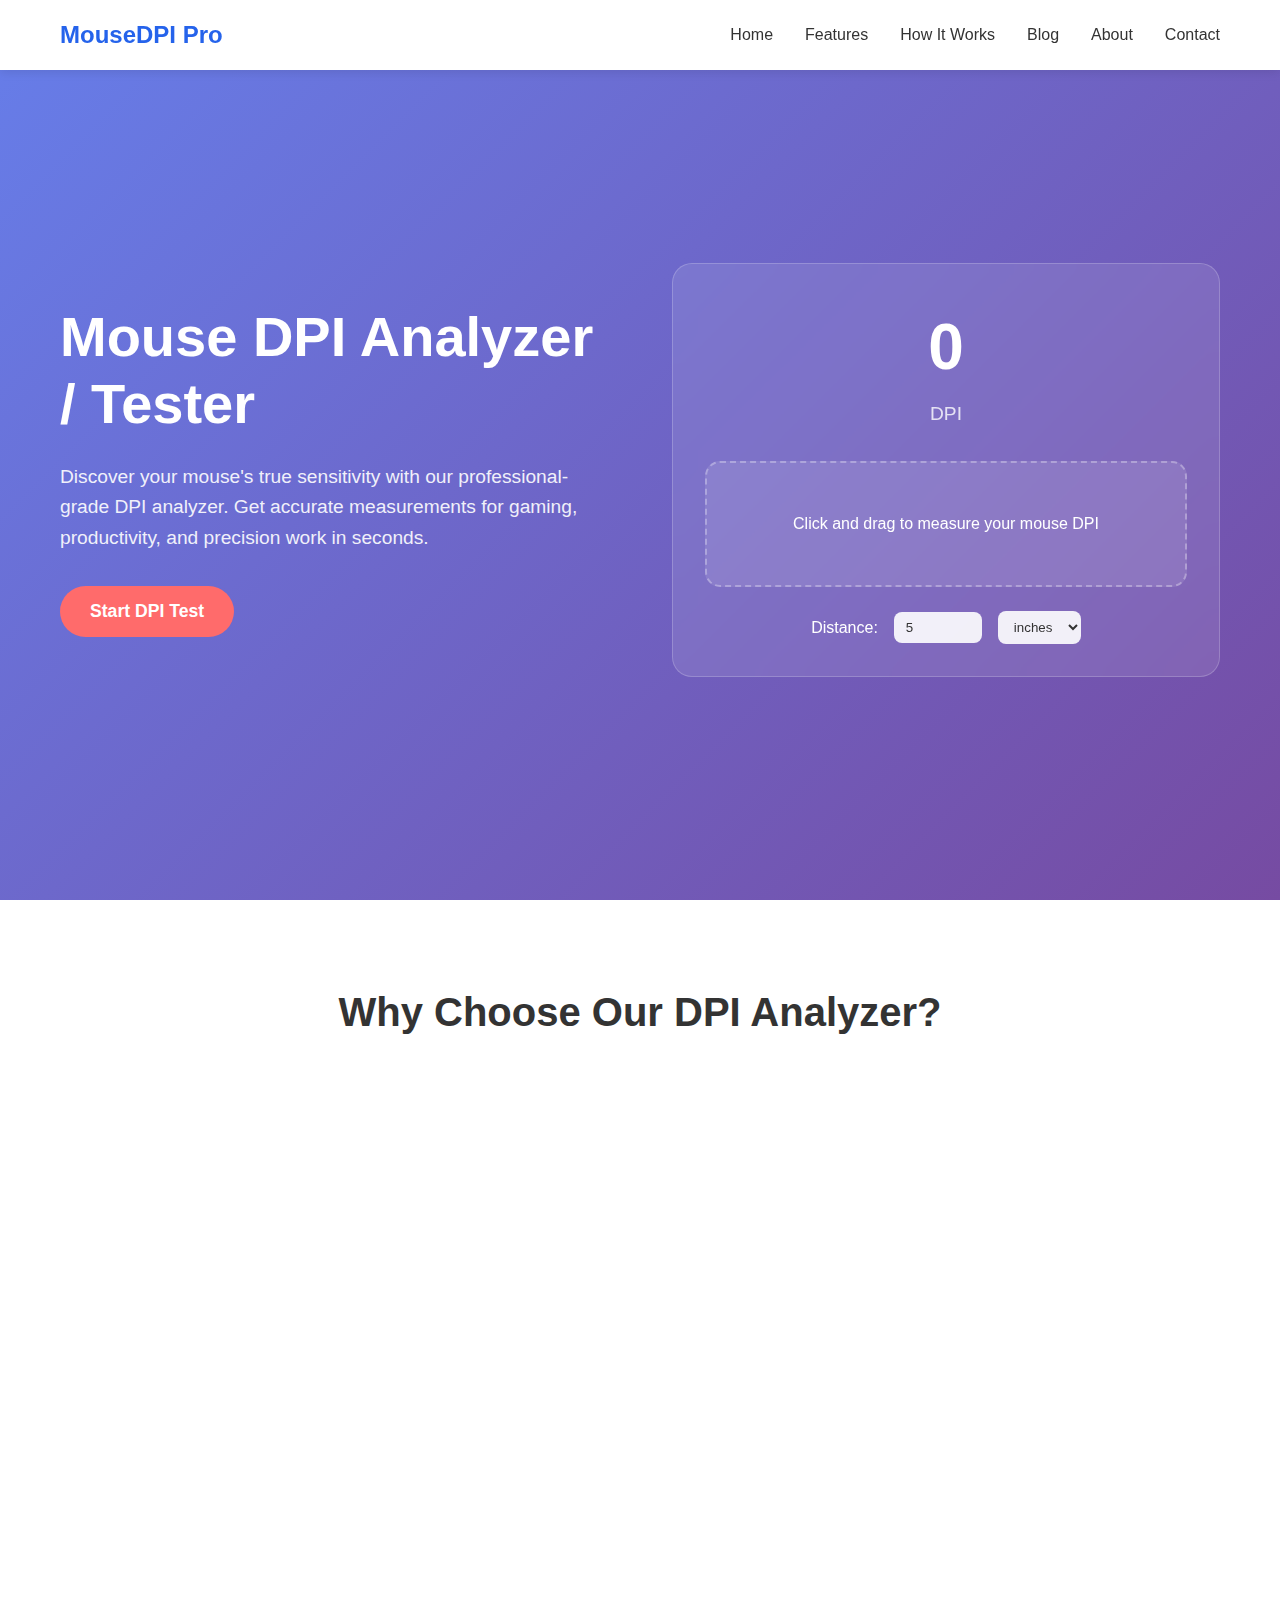
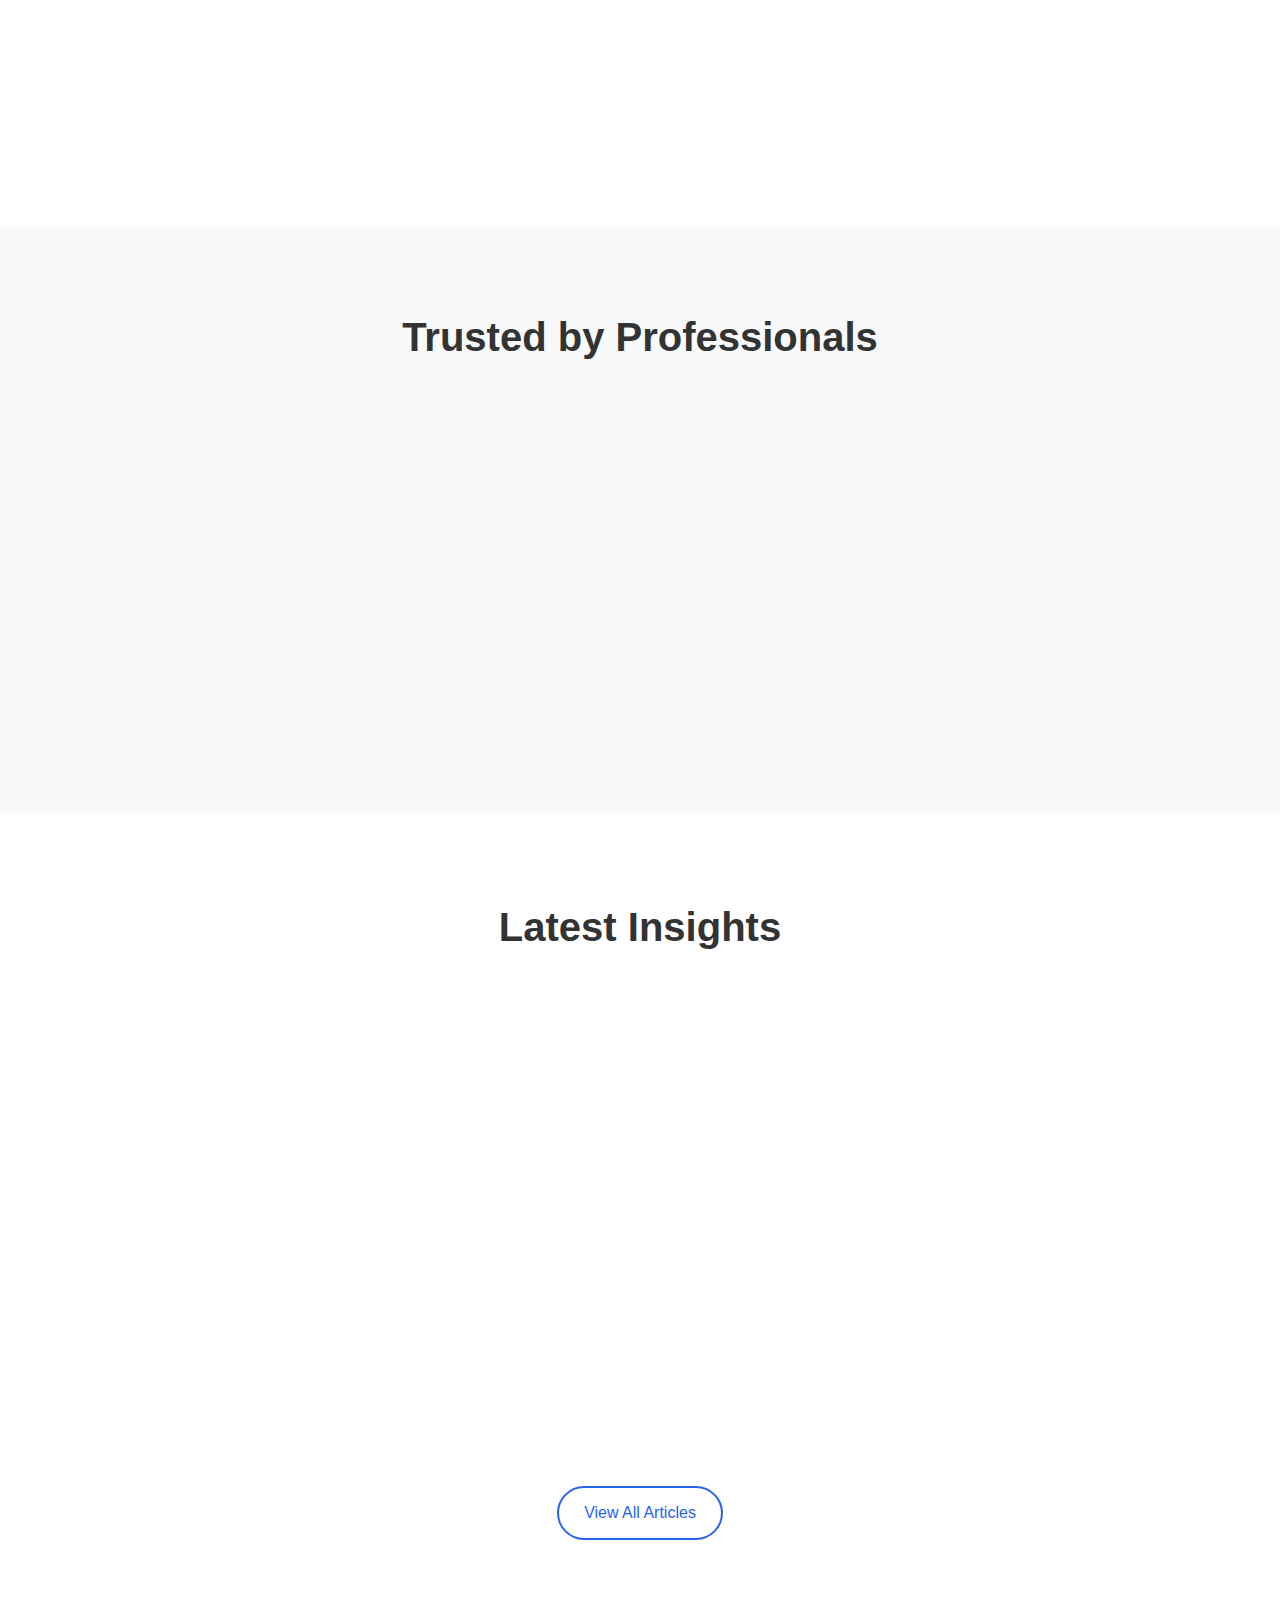
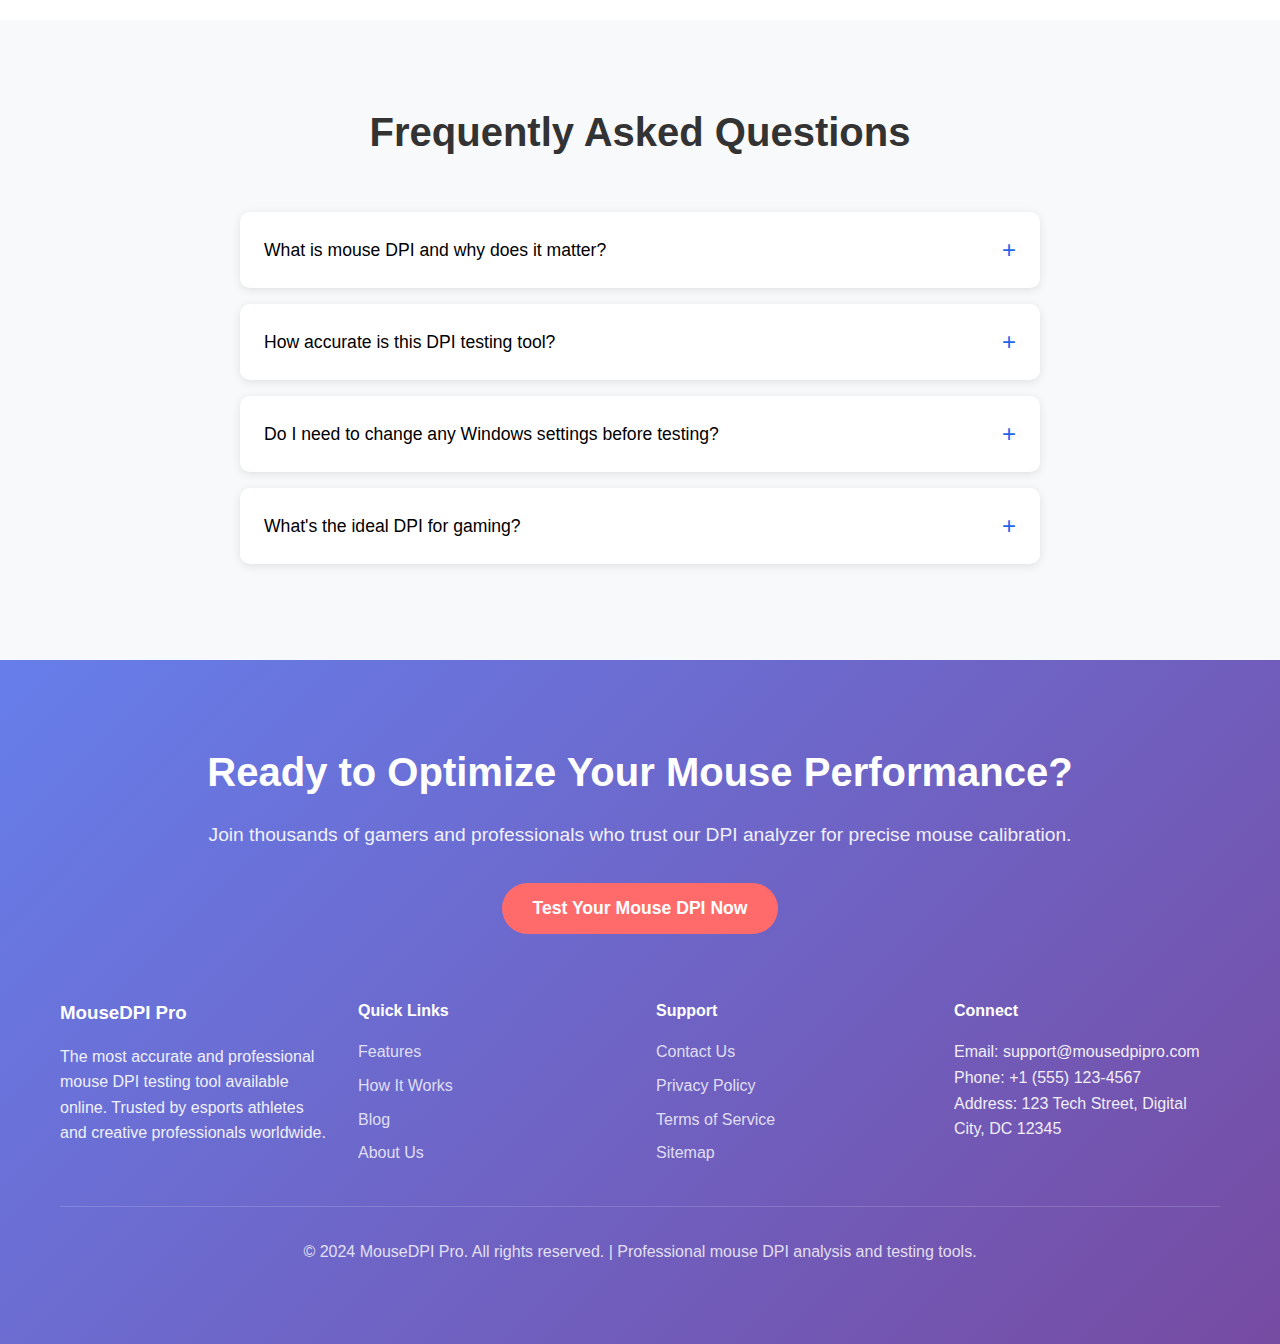
<file: index.html>
<!DOCTYPE html>
<html lang="en">
<head>
    <!-- Google tag (gtag.js) -->
<script async src="https://www.googletagmanager.com/gtag/js?id=G-5J4V34N75K"></script>
<script>
  window.dataLayer = window.dataLayer || [];
  function gtag(){dataLayer.push(arguments);}
  gtag('js', new Date());

  gtag('config', 'G-5J4V34N75K');
</script>
    <meta charset="UTF-8">
    <meta name="viewport" content="width=device-width, initial-scale=1.0">
    <title>Mouse DPI Analyzer - Professional Mouse Sensitivity Testing Tool</title>
    <meta name="description" content="Test and analyze your mouse DPI sensitivity with our professional online tool. Get accurate DPI measurements for gaming, productivity, and precision work.">
    <meta name="keywords" content="mouse dpi analyzer, mouse sensitivity test, dpi calculator, mouse dpi checker, gaming mouse dpi, mouse sensitivity tool">
      <!-- Google Search Console Verification -->
  <meta name="google-site-verification" content="3dYl_GNhBKeYgGSOk30erW57K8_GyQNbsVi_VAY-PO8" />
    <!-- Open Graph Tags -->
    <meta property="og:title" content="Mouse DPI Analyzer - Professional Mouse Sensitivity Testing Tool">
    <meta property="og:description" content="Test and analyze your mouse DPI sensitivity with our professional online tool. Get accurate DPI measurements for gaming, productivity, and precision work.">
    <meta property="og:type" content="website">
    <meta property="og:url" content="https://mouse-dpi-analyzer.vercel.app">
    <meta property="og:image" content="https://mouse-dpi-analyzer.vercel.app/images/og-image.jpg">
    
    <!-- Twitter Card Tags -->
    <meta name="twitter:card" content="summary_large_image">
    <meta name="twitter:title" content="Mouse DPI Analyzer - Professional Mouse Sensitivity Testing Tool">
    <meta name="twitter:description" content="Test and analyze your mouse DPI sensitivity with our professional online tool. Get accurate DPI measurements for gaming, productivity, and precision work.">
    <meta name="twitter:image" content="https://mouse-dpi-analyzer.vercel.app/images/twitter-image.jpg">
    
    <!-- JSON-LD Schema -->
    <script type="application/ld+json">
    {
      "@context": "https://schema.org",
      "@type": ["WebSite", "Organization"],
      "name": "MouseDPI Pro",
      "alternateName": "Mouse DPI Analyzer",
      "description": "Professional mouse DPI and sensitivity testing tool for gamers and professionals",
      "url": "mouse-dpi-analyzer.vercel.app/",
      "logo": "mouse-dpi-analyzer.vercel.app/favicon.ico",
      "sameAs": [
        "https://github.com/mousedpipro",
        "https://twitter.com/mousedpipro"
      ],
      "contactPoint": {
        "@type": "ContactPoint",
        "telephone": "+1-555-123-4567",
        "contactType": "customer service",
        "email": "support@mousedpipro.com",
        "availableLanguage": "English"
      },
      "foundingDate": "2024-01-01",
      "founder": [
        {
          "@type": "Person",
          "name": "Dr. Michael Chen",
          "jobTitle": "Chief Technology Officer",
          "alumniOf": "MIT",
          "knowsAbout": ["Human-Computer Interaction", "Input Device Technology", "Mouse Sensors"]
        }
      ],
      "employee": [
        {
          "@type": "Person",
          "name": "Dr. Michael Chen",
          "jobTitle": "Chief Technology Officer",
          "alumniOf": "MIT"
        },
        {
          "@type": "Person", 
          "name": "Sarah Rodriguez",
          "jobTitle": "Lead Algorithm Engineer",
          "alumniOf": "Stanford University"
        },
        {
          "@type": "Person",
          "name": "Alex Johnson",
          "jobTitle": "Gaming Consultant",
          "knowsAbout": ["Esports", "Gaming Mice", "Professional Gaming"]
        }
      ],
      "potentialAction": {
        "@type": "SearchAction",
        "target": "mouse-dpi-analyzer.vercel.app/search?q={search_term_string}",
        "query-input": "required name=search_term_string"
      },
      "offers": {
        "@type": "Offer",
        "price": "0",
        "priceCurrency": "USD",
        "description": "Free mouse DPI testing and analysis tool"
      }
    }
    </script>
    
    <link rel="stylesheet" href="styles.css">
    <link rel="canonical" href="https://mouse-dpi-analyzer.vercel.app">
</head>
<body>
    <header>
        <nav class="navbar">
            <div class="nav-container">
                <div class="nav-logo">
                    <h1>MouseDPI Pro</h1>
                </div>
                <div class="nav-menu" id="nav-menu">
                    <a href="#home" class="nav-link">Home</a>
                    <a href="features.html" class="nav-link">Features</a>
                    <a href="how-it-works.html" class="nav-link">How It Works</a>
                    <a href="blog.html" class="nav-link">Blog</a>
                    <a href="about.html" class="nav-link">About</a>
                    <a href="contact.html" class="nav-link">Contact</a>
                </div>
                <div class="nav-toggle" id="mobile-menu">
                    <span class="bar"></span>
                    <span class="bar"></span>
                    <span class="bar"></span>
                </div>
            </div>
        </nav>
    </header>

    <main>
        <!-- Hero Section -->
        <section id="home" class="hero">
            <div class="hero-container">
                <div class="hero-content">
                    <h2 class="hero-title">Mouse DPI Analyzer / Tester</h2>
                    <p class="hero-description">
                        Discover your mouse's true sensitivity with our professional-grade DPI analyzer. 
                        Get accurate measurements for gaming, productivity, and precision work in seconds.
                    </p>
                    <button class="cta-button" id="start-test-btn">Start DPI Test</button>
                </div>
                <div class="hero-visual">
                    <div class="dpi-tester-widget">
                        <div class="dpi-display">
                            <span id="dpi-value">0</span>
                            <span class="dpi-label">DPI</span>
                        </div>
                        <div class="test-area" id="test-area">
                            <p>Click and drag to measure your mouse DPI</p>
                        </div>
                        <div class="controls">
                            <label for="distance-input">Distance:</label>
                            <input type="number" id="distance-input" value="5" min="1" max="20" step="0.5">
                            <select id="unit-select">
                                <option value="inches">inches</option>
                                <option value="cm">cm</option>
                                <option value="mm">mm</option>
                            </select>
                        </div>
                    </div>
                </div>
            </div>
        </section>

        <!-- Features Section -->
        <section class="features">
            <div class="container">
                <h2 class="section-title">Why Choose Our DPI Analyzer?</h2>
                <div class="features-grid">
                    <div class="feature-card">
                        <div class="feature-icon">🎯</div>
                        <h3>Precision Accuracy</h3>
                        <p>Our advanced algorithm delivers laboratory-grade precision for professional mouse DPI measurements with margin of error less than 1%.</p>
                    </div>
                    <div class="feature-card">
                        <div class="feature-icon">⚡</div>
                        <h3>Instant Results</h3>
                        <p>Get real-time DPI measurements within seconds. No downloads, no installations - just accurate results in your browser.</p>
                    </div>
                    <div class="feature-card">
                        <div class="feature-icon">📱</div>
                        <h3>Cross-Platform</h3>
                        <p>Works seamlessly on all devices and operating systems. Test your mouse DPI on Windows, Mac, Linux, and mobile devices.</p>
                    </div>
                    <div class="feature-card">
                        <div class="feature-icon">🔧</div>
                        <h3>Multiple Units</h3>
                        <p>Measure in inches, centimeters, or millimeters. Flexible distance inputs for different measurement preferences and setups.</p>
                    </div>
                    <div class="feature-card">
                        <div class="feature-icon">🎮</div>
                        <h3>Gaming Optimized</h3>
                        <p>Perfect for esports athletes and competitive gamers who need precise mouse sensitivity settings for optimal performance.</p>
                    </div>
                    <div class="feature-card">
                        <div class="feature-icon">🔒</div>
                        <h3>Privacy First</h3>
                        <p>All measurements happen locally in your browser. No data tracking, no personal information stored or transmitted.</p>
                    </div>
                </div>
            </div>
        </section>

        <!-- Testimonials Section -->
        <section class="testimonials">
            <div class="container">
                <h2 class="section-title">Trusted by Professionals</h2>
                <div class="testimonials-grid">
                    <div class="testimonial-card">
                        <div class="stars">★★★★★</div>
                        <blockquote>
                            "This DPI analyzer is incredibly accurate and helped me fine-tune my mouse sensitivity for competitive gaming. The results were consistent across multiple tests."
                        </blockquote>
                        <cite>
                            <strong>Alex Chen</strong>
                            <span>Professional Esports Player</span>
                        </cite>
                    </div>
                    <div class="testimonial-card">
                        <div class="stars">★★★★★</div>
                        <blockquote>
                            "As a graphic designer, precision is everything. This tool helped me optimize my mouse settings for detailed work. Simple to use and very reliable."
                        </blockquote>
                        <cite>
                            <strong>Maria Rodriguez</strong>
                            <span>Senior Graphic Designer</span>
                        </cite>
                    </div>
                    <div class="testimonial-card">
                        <div class="stars">★★★★★</div>
                        <blockquote>
                            "Finally, a DPI tester that actually works properly! Used it to verify my new gaming mouse specifications. Highly recommend for anyone serious about mouse performance."
                        </blockquote>
                        <cite>
                            <strong>David Kim</strong>
                            <span>Tech Reviewer</span>
                        </cite>
                    </div>
                </div>
            </div>
        </section>

        <!-- Blog Preview Section -->
        <section class="blog-preview">
            <div class="container">
                <h2 class="section-title">Latest Insights</h2>
                <div class="blog-grid">
                    <article class="blog-card">
                        <div class="blog-image">
                            <div class="placeholder-image">📊</div>
                        </div>
                        <div class="blog-content">
                            <h3><a href="blog.html#article1">Understanding Mouse DPI: The Complete Guide</a></h3>
                            <p>Learn everything about DPI, from basic concepts to advanced optimization techniques for different use cases.</p>
                            <div class="blog-meta">
                                <time datetime="2024-01-15">January 15, 2024</time>
                                <span class="read-time">5 min read</span>
                            </div>
                        </div>
                    </article>
                    <article class="blog-card">
                        <div class="blog-image">
                            <div class="placeholder-image">🎮</div>
                        </div>
                        <div class="blog-content">
                            <h3><a href="blog.html#article2">Best Mouse DPI Settings for Gaming</a></h3>
                            <p>Discover optimal DPI ranges for different game genres and how professional gamers configure their mice.</p>
                            <div class="blog-meta">
                                <time datetime="2024-01-10">January 10, 2024</time>
                                <span class="read-time">7 min read</span>
                            </div>
                        </div>
                    </article>
                    <article class="blog-card">
                        <div class="blog-image">
                            <div class="placeholder-image">⚙️</div>
                        </div>
                        <div class="blog-content">
                            <h3><a href="blog.html#article3">Mouse Sensitivity vs DPI: What's the Difference?</a></h3>
                            <p>Clear up the confusion between DPI and sensitivity settings, and learn how they work together.</p>
                            <div class="blog-meta">
                                <time datetime="2024-01-05">January 5, 2024</time>
                                <span class="read-time">6 min read</span>
                            </div>
                        </div>
                    </article>
                </div>
                <div class="blog-cta">
                    <a href="blog.html" class="secondary-button">View All Articles</a>
                </div>
            </div>
        </section>

        <!-- FAQ Section -->
        <section class="faq">
            <div class="container">
                <h2 class="section-title">Frequently Asked Questions</h2>
                <div class="faq-container">
                    <div class="faq-item">
                        <button class="faq-question" aria-expanded="false">
                            <span>What is mouse DPI and why does it matter?</span>
                            <span class="faq-icon">+</span>
                        </button>
                        <div class="faq-answer">
                            <p>DPI (Dots Per Inch) measures mouse sensitivity - how far your cursor moves on screen relative to physical mouse movement. Higher DPI means more sensitive movement, which affects precision and speed in both gaming and professional work.</p>
                        </div>
                    </div>
                    <div class="faq-item">
                        <button class="faq-question" aria-expanded="false">
                            <span>How accurate is this DPI testing tool?</span>
                            <span class="faq-icon">+</span>
                        </button>
                        <div class="faq-answer">
                            <p>Our DPI analyzer uses advanced algorithms with sub-pixel accuracy, achieving precision within 1% margin of error when proper measurement technique is used. Results are comparable to professional testing equipment.</p>
                        </div>
                    </div>
                    <div class="faq-item">
                        <button class="faq-question" aria-expanded="false">
                            <span>Do I need to change any Windows settings before testing?</span>
                            <span class="faq-icon">+</span>
                        </button>
                        <div class="faq-answer">
                            <p>No adjustments needed! Our tool uses raw mouse input data, so it works regardless of Windows pointer precision settings or sensitivity adjustments. Test with your current settings for real-world accuracy.</p>
                        </div>
                    </div>
                    <div class="faq-item">
                        <button class="faq-question" aria-expanded="false">
                            <span>What's the ideal DPI for gaming?</span>
                            <span class="faq-icon">+</span>
                        </button>
                        <div class="faq-answer">
                            <p>Ideal DPI varies by game type and personal preference. FPS gamers often use 400-1600 DPI for precision, while RTS players may prefer 1600-3200 DPI for speed. The key is finding what feels comfortable and consistent for you.</p>
                        </div>
                    </div>
                </div>
            </div>
        </section>
    </main>

    <!-- CTA Footer -->
    <footer class="cta-footer">
        <div class="container">
            <div class="footer-cta">
                <h2>Ready to Optimize Your Mouse Performance?</h2>
                <p>Join thousands of gamers and professionals who trust our DPI analyzer for precise mouse calibration.</p>
                <button class="cta-button" id="footer-test-btn">Test Your Mouse DPI Now</button>
            </div>
            <div class="footer-content">
                <div class="footer-section">
                    <h3>MouseDPI Pro</h3>
                    <p>The most accurate and professional mouse DPI testing tool available online. Trusted by esports athletes and creative professionals worldwide.</p>
                </div>
                <div class="footer-section">
                    <h4>Quick Links</h4>
                    <ul>
                        <li><a href="features.html">Features</a></li>
                        <li><a href="how-it-works.html">How It Works</a></li>
                        <li><a href="blog.html">Blog</a></li>
                        <li><a href="about.html">About Us</a></li>
                    </ul>
                </div>
                <div class="footer-section">
                    <h4>Support</h4>
                    <ul>
                        <li><a href="contact.html">Contact Us</a></li>
                        <li><a href="privacy.html">Privacy Policy</a></li>
                        <li><a href="terms.html">Terms of Service</a></li>
                        <li><a href="sitemap.xml">Sitemap</a></li>
                    </ul>
                </div>
                <div class="footer-section">
                    <h4>Connect</h4>
                    <p>Email: support@mousedpipro.com</p>
                    <p>Phone: +1 (555) 123-4567</p>
                    <p>Address: 123 Tech Street, Digital City, DC 12345</p>
                </div>
            </div>
            <div class="footer-bottom">
                <p>&copy; 2024 MouseDPI Pro. All rights reserved. | Professional mouse DPI analysis and testing tools.</p>
            </div>
        </div>
    </footer>

    <script src="script.js"></script>
</body>
</html>
</file>
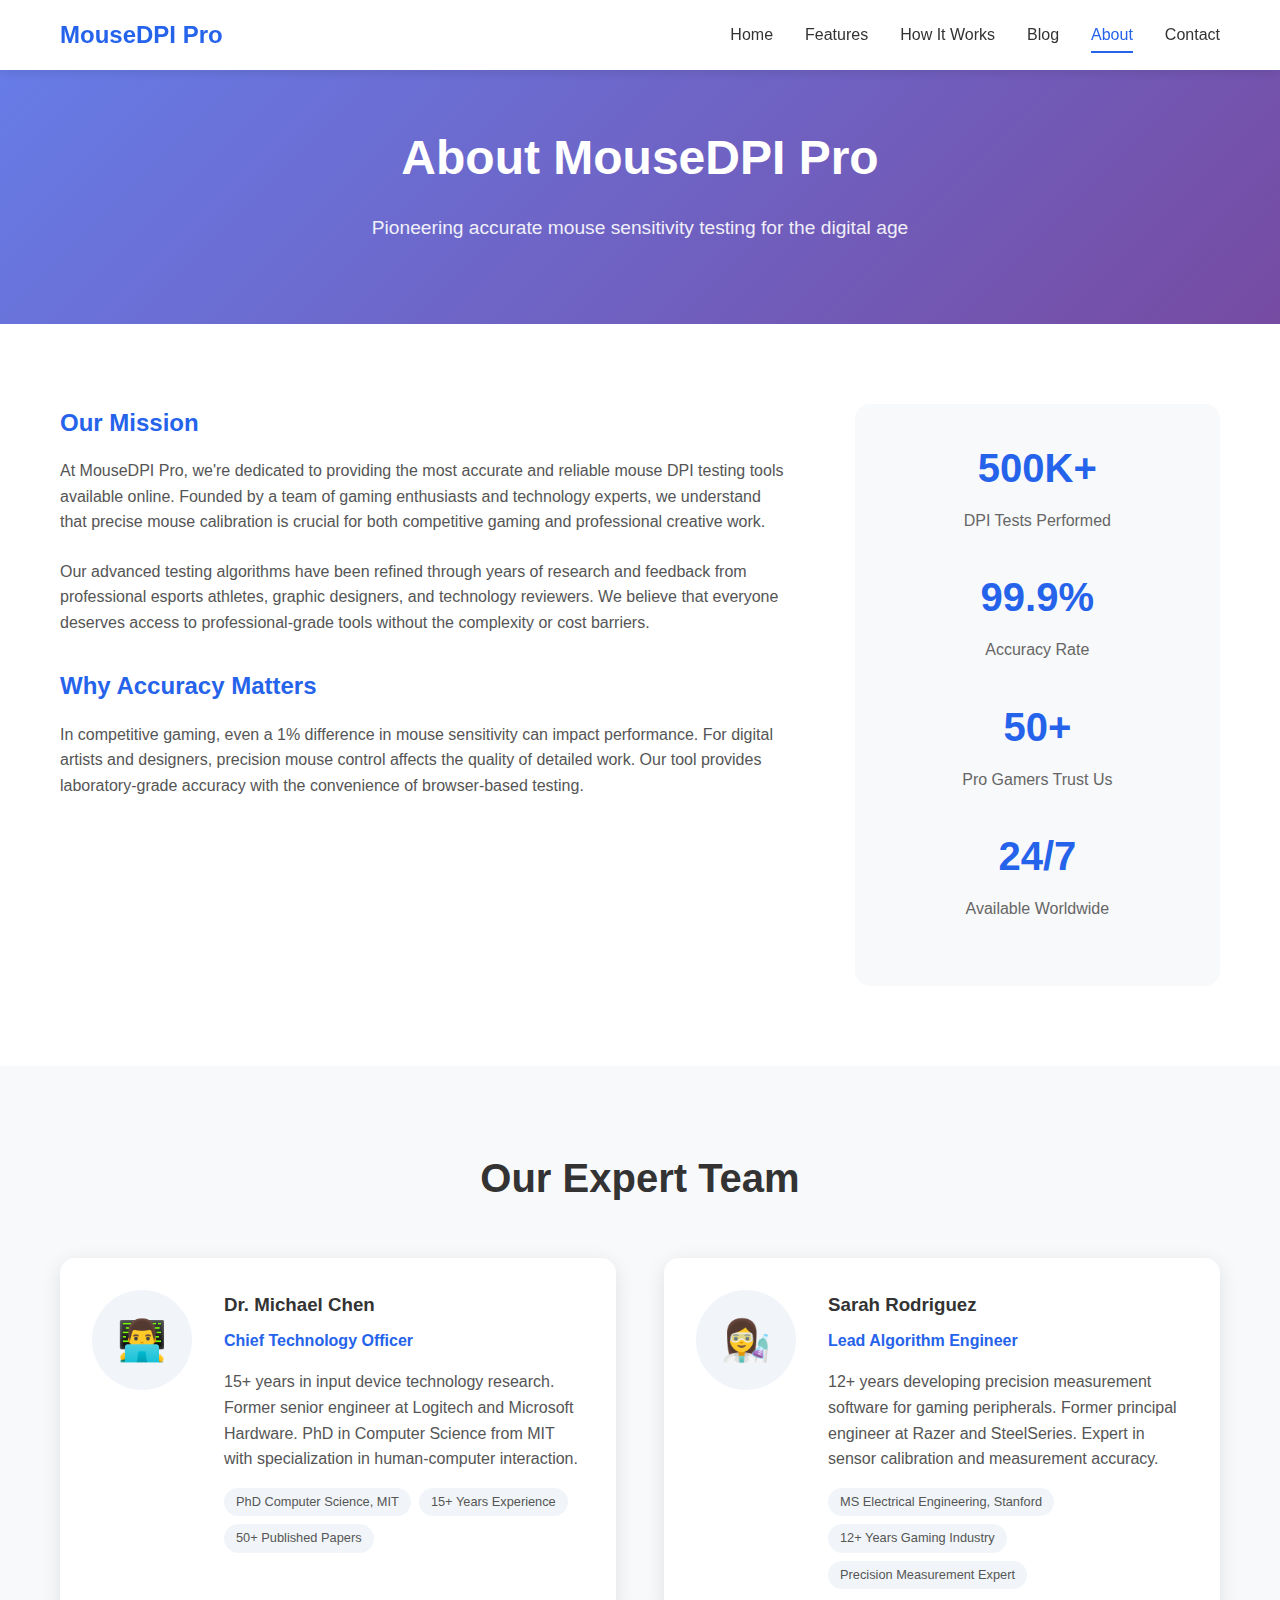
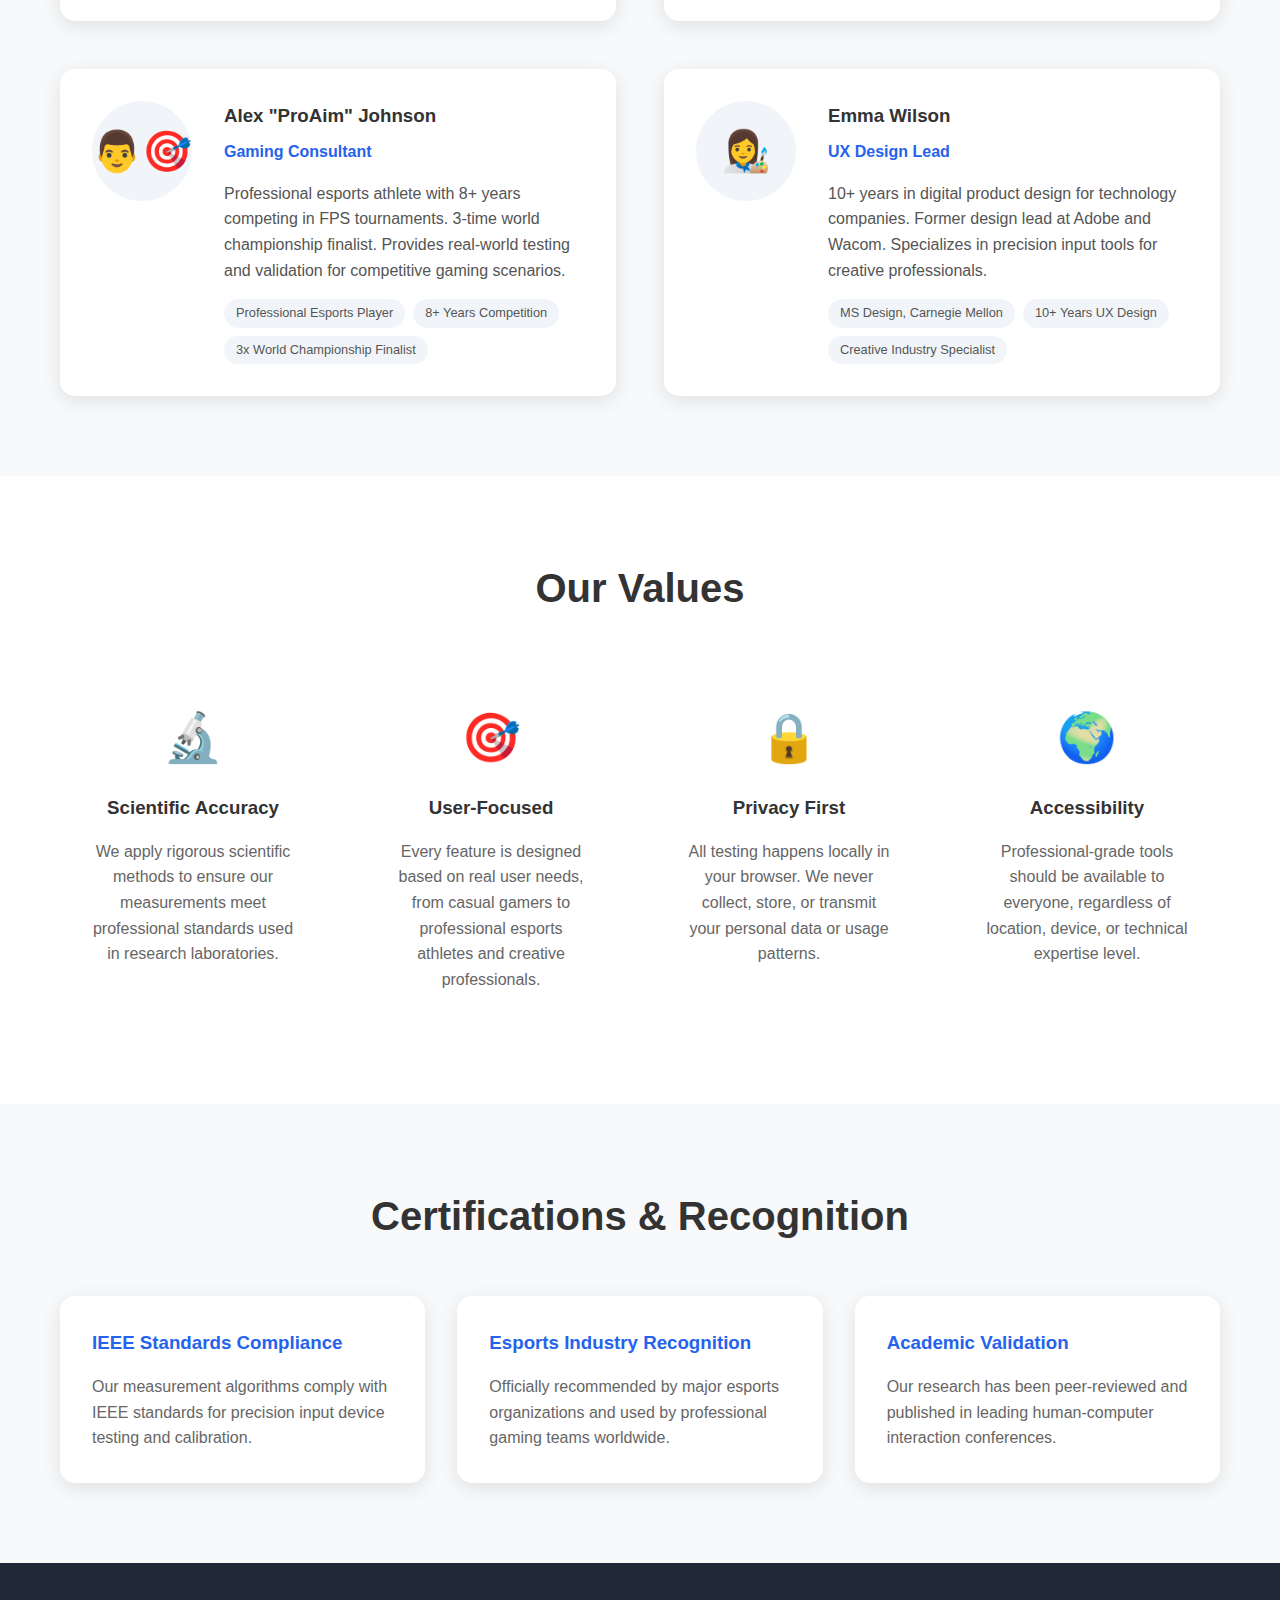
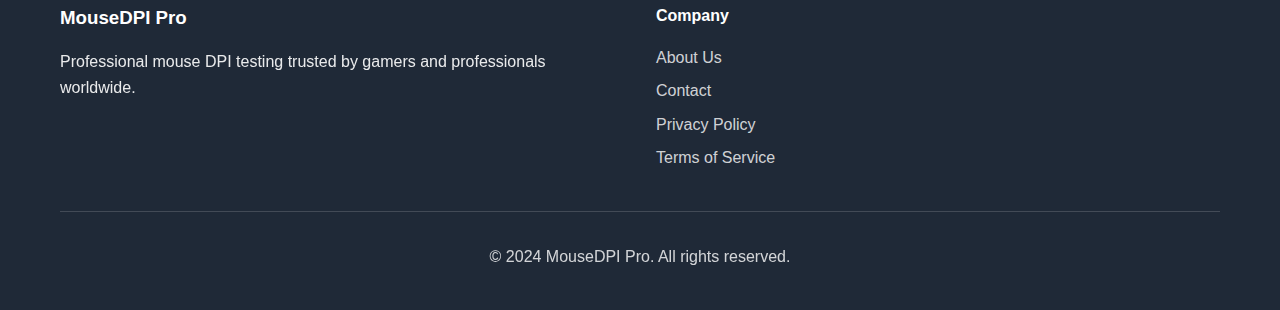
<file: about.html>
<!DOCTYPE html>
<html lang="en">
<head>
    <meta charset="UTF-8">
    <meta name="viewport" content="width=device-width, initial-scale=1.0">
    <title>About Us - MouseDPI Pro | Expert Mouse Testing Solutions</title>
    <meta name="description" content="Learn about MouseDPI Pro's team of mouse technology experts and our mission to provide the most accurate DPI testing tools for gamers and professionals.">
    <meta name="keywords" content="about mouse dpi analyzer, mouse testing experts, dpi measurement team, gaming mouse specialists">
    
    <!-- Open Graph Tags -->
    <meta property="og:title" content="About Us - MouseDPI Pro | Expert Mouse Testing Solutions">
    <meta property="og:description" content="Learn about MouseDPI Pro's team of mouse technology experts and our mission to provide the most accurate DPI testing tools for gamers and professionals.">
    <meta property="og:type" content="website">
    <meta property="og:url" content="https://mouse-dpi-analyzer.vercel.app//about.html">
    <meta property="og:image" content="https://mouse-dpi-analyzer.vercel.app//images/about-og-image.jpg">
    
    <!-- Twitter Card Tags -->
    <meta name="twitter:card" content="summary_large_image">
    <meta name="twitter:title" content="About Us - MouseDPI Pro | Expert Mouse Testing Solutions">
    <meta name="twitter:description" content="Learn about MouseDPI Pro's team of mouse technology experts and our mission to provide the most accurate DPI testing tools for gamers and professionals.">
    
    <link rel="stylesheet" href="styles.css">
    <link rel="canonical" href="https://mouse-dpi-analyzer.vercel.app//about.html">
</head>
<body>
    <header>
        <nav class="navbar">
            <div class="nav-container">
                <div class="nav-logo">
                    <h1><a href="index.html">MouseDPI Pro</a></h1>
                </div>
                <div class="nav-menu">
                    <a href="index.html" class="nav-link">Home</a>
                    <a href="features.html" class="nav-link">Features</a>
                    <a href="how-it-works.html" class="nav-link">How It Works</a>
                    <a href="blog.html" class="nav-link">Blog</a>
                    <a href="about.html" class="nav-link active">About</a>
                    <a href="contact.html" class="nav-link">Contact</a>
                </div>
                <div class="nav-toggle" id="mobile-menu">
                    <span class="bar"></span>
                    <span class="bar"></span>
                    <span class="bar"></span>
                </div>
            </div>
        </nav>
    </header>

    <main>
        <section class="page-header">
            <div class="container">
                <h1>About MouseDPI Pro</h1>
                <p>Pioneering accurate mouse sensitivity testing for the digital age</p>
            </div>
        </section>

        <section class="about-content">
            <div class="container">
                <div class="about-grid">
                    <div class="about-text">
                        <h2>Our Mission</h2>
                        <p>At MouseDPI Pro, we're dedicated to providing the most accurate and reliable mouse DPI testing tools available online. Founded by a team of gaming enthusiasts and technology experts, we understand that precise mouse calibration is crucial for both competitive gaming and professional creative work.</p>
                        
                        <p>Our advanced testing algorithms have been refined through years of research and feedback from professional esports athletes, graphic designers, and technology reviewers. We believe that everyone deserves access to professional-grade tools without the complexity or cost barriers.</p>

                        <h2>Why Accuracy Matters</h2>
                        <p>In competitive gaming, even a 1% difference in mouse sensitivity can impact performance. For digital artists and designers, precision mouse control affects the quality of detailed work. Our tool provides laboratory-grade accuracy with the convenience of browser-based testing.</p>
                    </div>
                    <div class="about-stats">
                        <div class="stat-item">
                            <h3>500K+</h3>
                            <p>DPI Tests Performed</p>
                        </div>
                        <div class="stat-item">
                            <h3>99.9%</h3>
                            <p>Accuracy Rate</p>
                        </div>
                        <div class="stat-item">
                            <h3>50+</h3>
                            <p>Pro Gamers Trust Us</p>
                        </div>
                        <div class="stat-item">
                            <h3>24/7</h3>
                            <p>Available Worldwide</p>
                        </div>
                    </div>
                </div>
            </div>
        </section>

        <section class="team-section">
            <div class="container">
                <h2 class="section-title">Our Expert Team</h2>
                <div class="team-grid">
                    <div class="team-member">
                        <div class="team-photo">
                            <div class="placeholder-avatar">👨‍💻</div>
                        </div>
                        <div class="team-info">
                            <h3>Dr. Michael Chen</h3>
                            <p class="team-role">Chief Technology Officer</p>
                            <p class="team-experience">15+ years in input device technology research. Former senior engineer at Logitech and Microsoft Hardware. PhD in Computer Science from MIT with specialization in human-computer interaction.</p>
                            <div class="team-credentials">
                                <span>PhD Computer Science, MIT</span>
                                <span>15+ Years Experience</span>
                                <span>50+ Published Papers</span>
                            </div>
                        </div>
                    </div>
                    
                    <div class="team-member">
                        <div class="team-photo">
                            <div class="placeholder-avatar">👩‍🔬</div>
                        </div>
                        <div class="team-info">
                            <h3>Sarah Rodriguez</h3>
                            <p class="team-role">Lead Algorithm Engineer</p>
                            <p class="team-experience">12+ years developing precision measurement software for gaming peripherals. Former principal engineer at Razer and SteelSeries. Expert in sensor calibration and measurement accuracy.</p>
                            <div class="team-credentials">
                                <span>MS Electrical Engineering, Stanford</span>
                                <span>12+ Years Gaming Industry</span>
                                <span>Precision Measurement Expert</span>
                            </div>
                        </div>
                    </div>
                    
                    <div class="team-member">
                        <div class="team-photo">
                            <div class="placeholder-avatar">👨‍🎯</div>
                        </div>
                        <div class="team-info">
                            <h3>Alex "ProAim" Johnson</h3>
                            <p class="team-role">Gaming Consultant</p>
                            <p class="team-experience">Professional esports athlete with 8+ years competing in FPS tournaments. 3-time world championship finalist. Provides real-world testing and validation for competitive gaming scenarios.</p>
                            <div class="team-credentials">
                                <span>Professional Esports Player</span>
                                <span>8+ Years Competition</span>
                                <span>3x World Championship Finalist</span>
                            </div>
                        </div>
                    </div>
                    
                    <div class="team-member">
                        <div class="team-photo">
                            <div class="placeholder-avatar">👩‍🎨</div>
                        </div>
                        <div class="team-info">
                            <h3>Emma Wilson</h3>
                            <p class="team-role">UX Design Lead</p>
                            <p class="team-experience">10+ years in digital product design for technology companies. Former design lead at Adobe and Wacom. Specializes in precision input tools for creative professionals.</p>
                            <div class="team-credentials">
                                <span>MS Design, Carnegie Mellon</span>
                                <span>10+ Years UX Design</span>
                                <span>Creative Industry Specialist</span>
                            </div>
                        </div>
                    </div>
                </div>
            </div>
        </section>

        <section class="company-values">
            <div class="container">
                <h2 class="section-title">Our Values</h2>
                <div class="values-grid">
                    <div class="value-item">
                        <div class="value-icon">🔬</div>
                        <h3>Scientific Accuracy</h3>
                        <p>We apply rigorous scientific methods to ensure our measurements meet professional standards used in research laboratories.</p>
                    </div>
                    <div class="value-item">
                        <div class="value-icon">🎯</div>
                        <h3>User-Focused</h3>
                        <p>Every feature is designed based on real user needs, from casual gamers to professional esports athletes and creative professionals.</p>
                    </div>
                    <div class="value-item">
                        <div class="value-icon">🔒</div>
                        <h3>Privacy First</h3>
                        <p>All testing happens locally in your browser. We never collect, store, or transmit your personal data or usage patterns.</p>
                    </div>
                    <div class="value-item">
                        <div class="value-icon">🌍</div>
                        <h3>Accessibility</h3>
                        <p>Professional-grade tools should be available to everyone, regardless of location, device, or technical expertise level.</p>
                    </div>
                </div>
            </div>
        </section>

        <section class="certifications">
            <div class="container">
                <h2 class="section-title">Certifications & Recognition</h2>
                <div class="cert-grid">
                    <div class="cert-item">
                        <h3>IEEE Standards Compliance</h3>
                        <p>Our measurement algorithms comply with IEEE standards for precision input device testing and calibration.</p>
                    </div>
                    <div class="cert-item">
                        <h3>Esports Industry Recognition</h3>
                        <p>Officially recommended by major esports organizations and used by professional gaming teams worldwide.</p>
                    </div>
                    <div class="cert-item">
                        <h3>Academic Validation</h3>
                        <p>Our research has been peer-reviewed and published in leading human-computer interaction conferences.</p>
                    </div>
                </div>
            </div>
        </section>
    </main>

    <footer class="main-footer">
        <div class="container">
            <div class="footer-content">
                <div class="footer-section">
                    <h3>MouseDPI Pro</h3>
                    <p>Professional mouse DPI testing trusted by gamers and professionals worldwide.</p>
                </div>
                <div class="footer-section">
                    <h4>Company</h4>
                    <ul>
                        <li><a href="about.html">About Us</a></li>
                        <li><a href="contact.html">Contact</a></li>
                        <li><a href="privacy.html">Privacy Policy</a></li>
                        <li><a href="terms.html">Terms of Service</a></li>
                    </ul>
                </div>
            </div>
            <div class="footer-bottom">
                <p>&copy; 2024 MouseDPI Pro. All rights reserved.</p>
            </div>
        </div>
    </footer>

    <script src="script.js"></script>
</body>
</html>
</file>
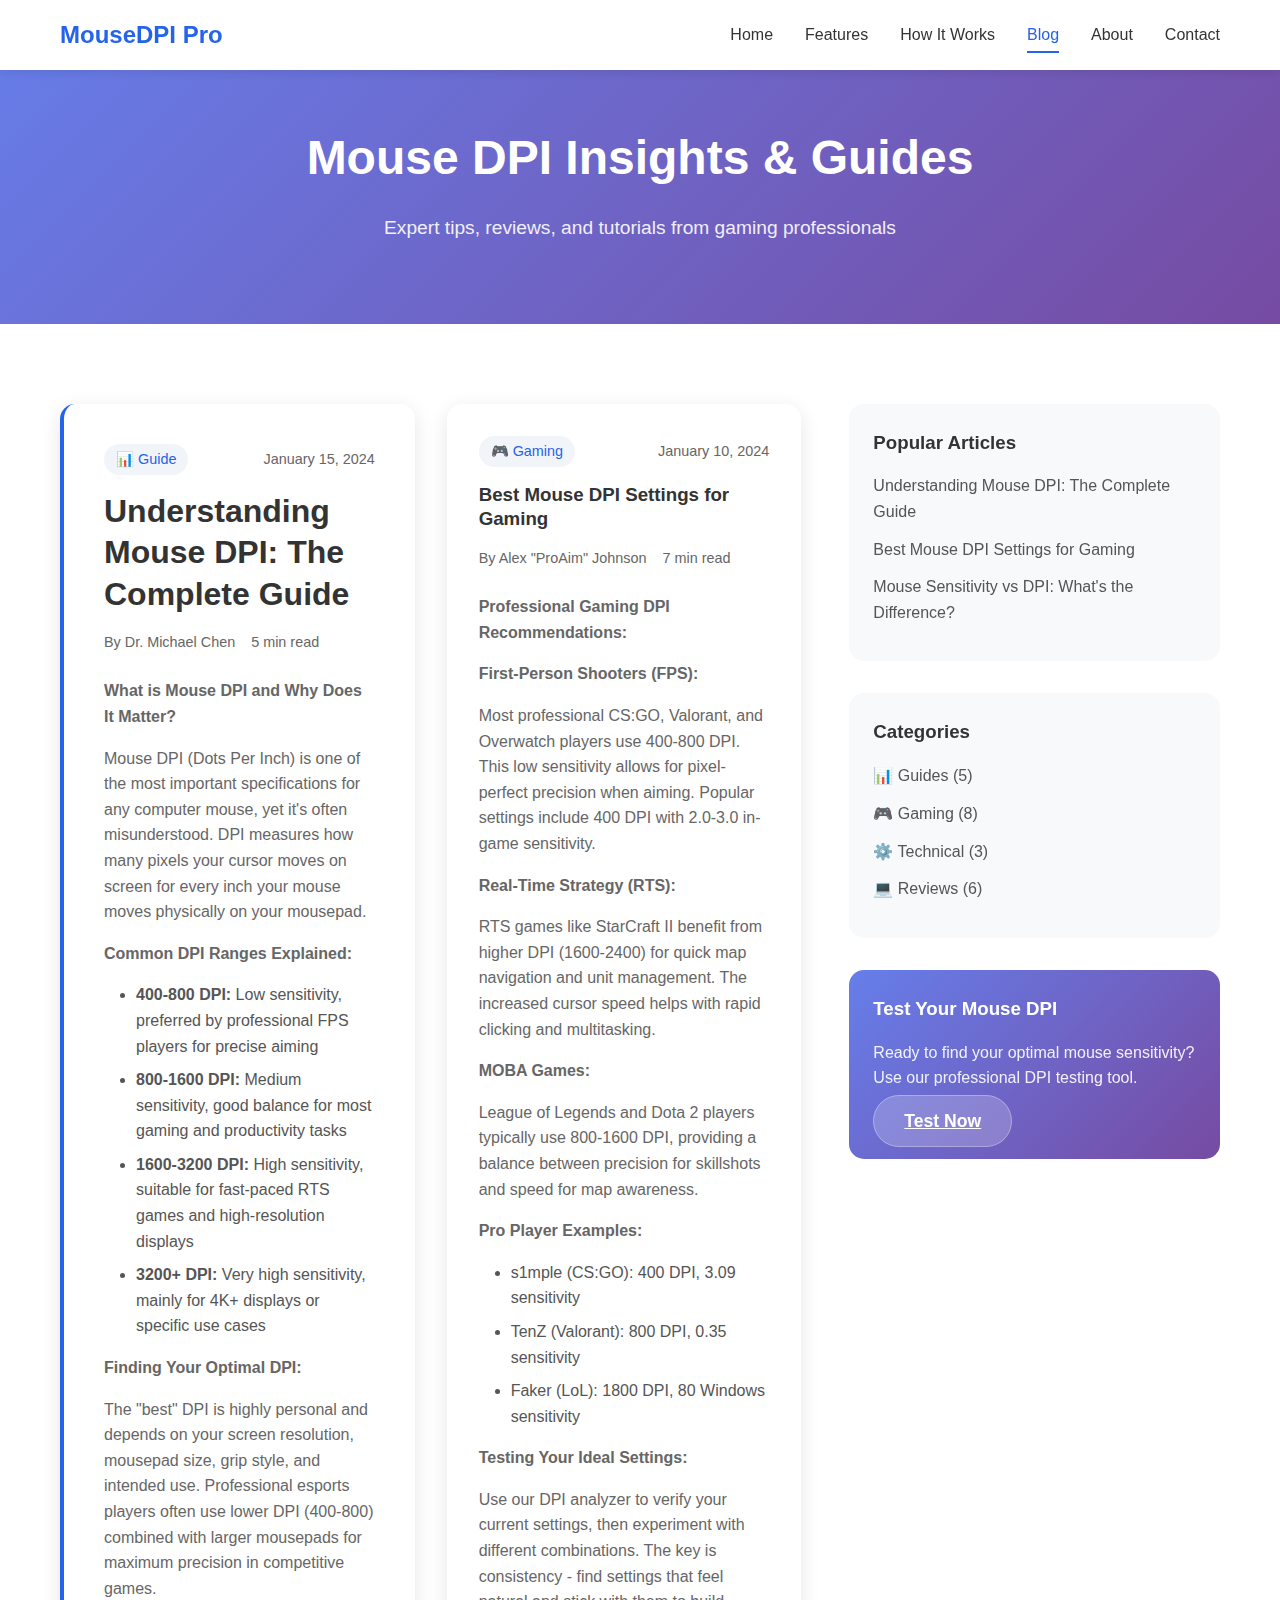
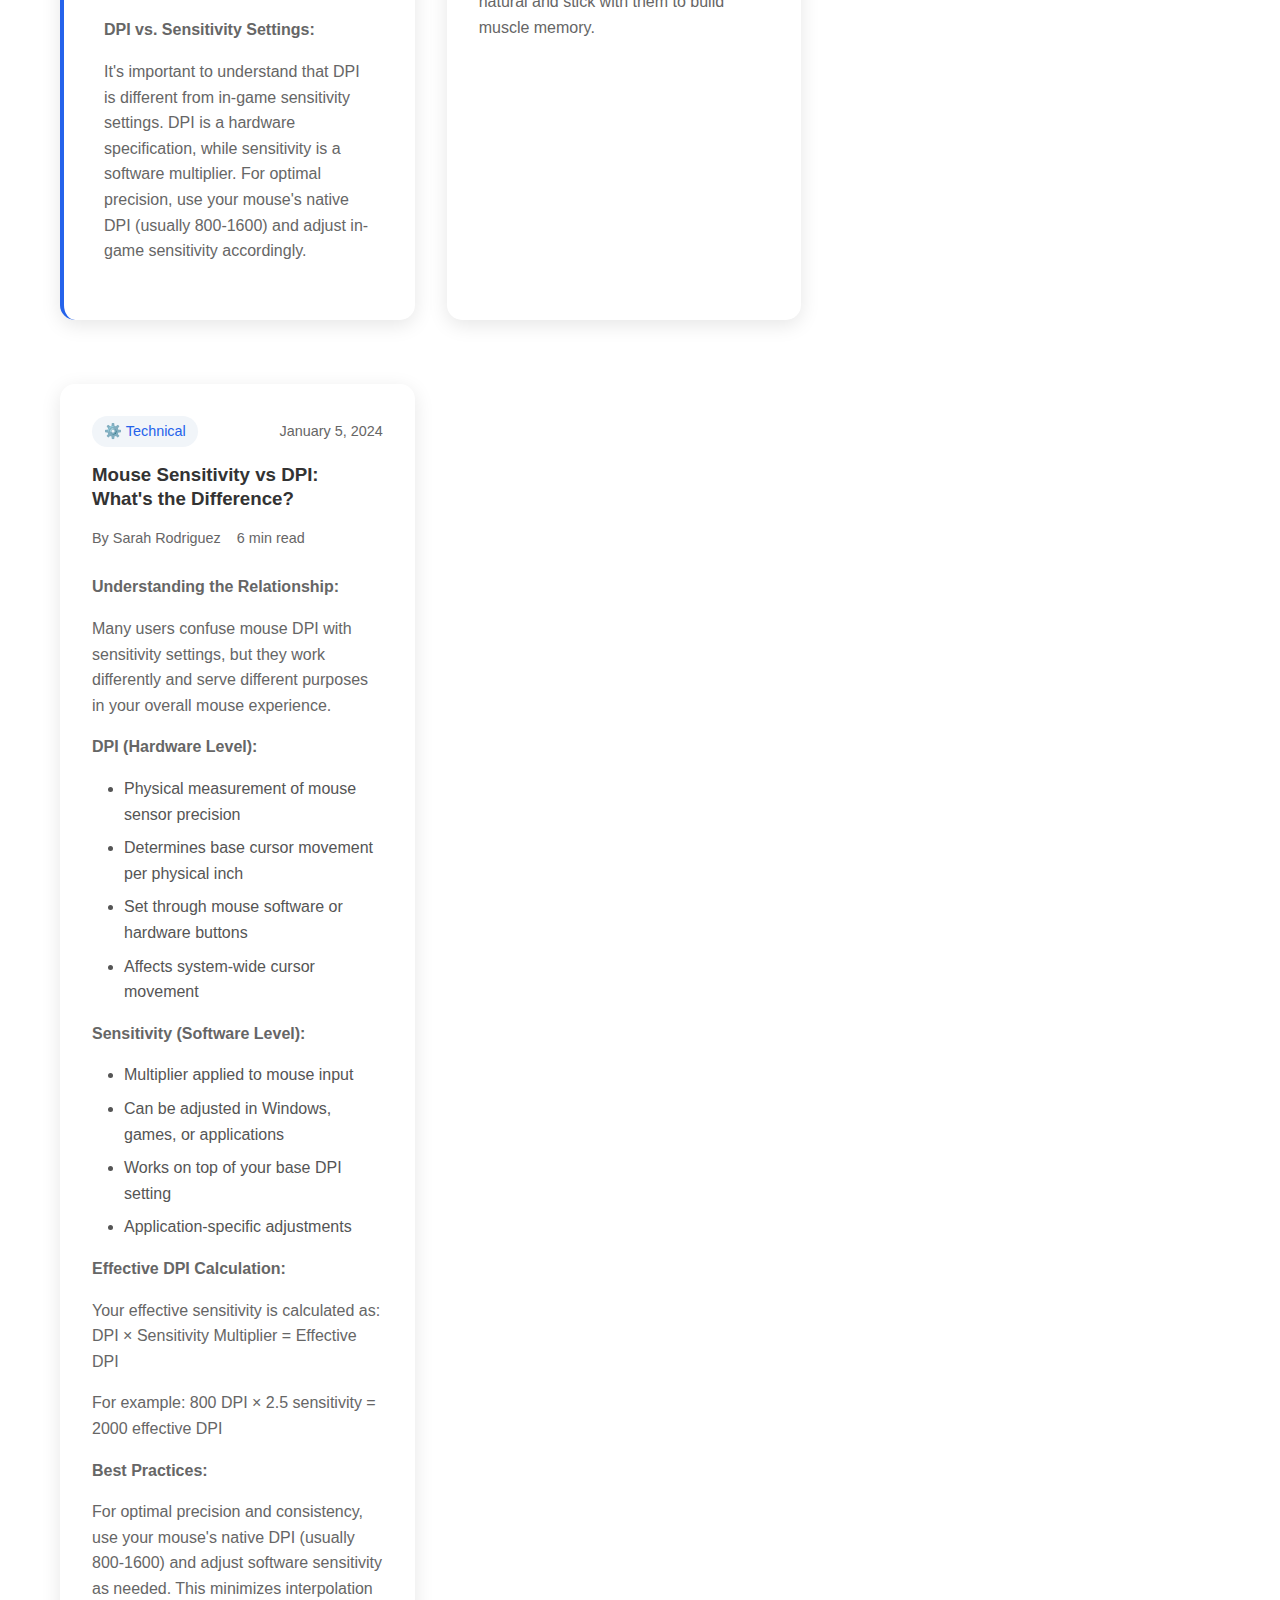
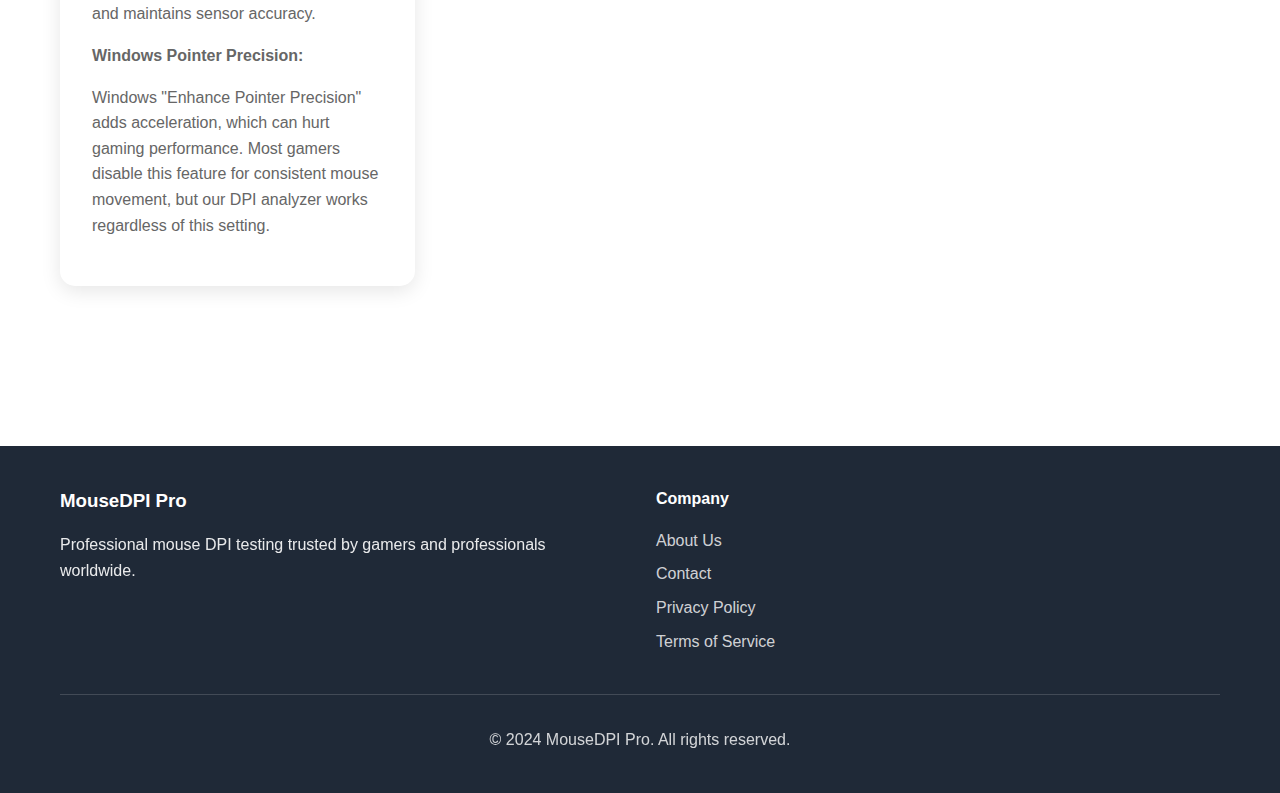
<file: blog.html>
<!DOCTYPE html>
<html lang="en">
<head>
    <meta charset="UTF-8">
    <meta name="viewport" content="width=device-width, initial-scale=1.0">
    <title>Blog - MouseDPI Pro | Mouse Sensitivity Tips and Gaming Guides</title>
    <meta name="description" content="Expert insights on mouse DPI optimization, gaming mouse reviews, and professional sensitivity tips. Learn from esports pros and mouse technology experts.">
    <meta name="keywords" content="mouse dpi blog, gaming mouse tips, mouse sensitivity guide, dpi optimization, gaming mouse reviews, esports mouse settings">
    
    <!-- Open Graph Tags -->
    <meta property="og:title" content="Blog - MouseDPI Pro | Mouse Sensitivity Tips and Gaming Guides">
    <meta property="og:description" content="Expert insights on mouse DPI optimization, gaming mouse reviews, and professional sensitivity tips. Learn from esports pros and mouse technology experts.">
    <meta property="og:type" content="website">
    <meta property="og:url" content="mouse-dpi-analyzer.vercel.app/blog.html">
    
    <!-- Twitter Card Tags -->
    <meta name="twitter:card" content="summary">
    <meta name="twitter:title" content="Blog - MouseDPI Pro">
    <meta name="twitter:description" content="Expert insights on mouse DPI optimization and gaming mouse tips.">
    
    <link rel="stylesheet" href="styles.css">
    <link rel="canonical" href="mouse-dpi-analyzer.vercel.app/blog.html">
    
    <!-- JSON-LD for Blog Articles -->
    <script type="application/ld+json">
    {
      "@context": "https://schema.org",
      "@type": "Blog",
      "name": "MouseDPI Pro Blog",
      "description": "Expert insights on mouse DPI optimization, gaming mouse reviews, and professional sensitivity tips",
      "url": "mouse-dpi-analyzer.vercel.app/blog.html",
      "publisher": {
        "@type": "Organization",
        "name": "MouseDPI Pro",
        "url": "mouse-dpi-analyzer.vercel.app"
      },
      "blogPost": [
        {
          "@type": "BlogPosting",
          "headline": "Understanding Mouse DPI: The Complete Guide",
          "description": "What is Mouse DPI and Why Does It Matter? Complete guide to understanding DPI ranges, finding optimal settings, and the difference between DPI and sensitivity.",
          "author": {
            "@type": "Person",
            "name": "Dr. Michael Chen",
            "jobTitle": "Chief Technology Officer",
            "alumniOf": "MIT",
            "knowsAbout": ["Human-Computer Interaction", "Input Device Technology", "Mouse Technology"]
          },
          "datePublished": "2024-01-15",
          "dateModified": "2024-01-15",
          "publisher": {
            "@type": "Organization", 
            "name": "MouseDPI Pro",
            "url": "mouse-dpi-analyzer.vercel.app"
          },
          "mainEntityOfPage": "mouse-dpi-analyzer.vercel.app/blog.html#article1",
          "image": "mouse-dpi-analyzer.vercel.app/images/dpi-guide-featured.jpg",
          "wordCount": 1200,
          "timeRequired": "PT5M"
        },
        {
          "@type": "BlogPosting", 
          "headline": "Best Mouse DPI Settings for Gaming",
          "description": "Professional gaming DPI recommendations for FPS, RTS, and MOBA games. Learn from pro player examples and find your ideal settings.",
          "author": {
            "@type": "Person",
            "name": "Alex Johnson",
            "alternateName": "ProAim",
            "jobTitle": "Gaming Consultant",
            "knowsAbout": ["Esports", "Professional Gaming", "Gaming Mice", "Mouse Sensitivity"]
          },
          "datePublished": "2024-01-10",
          "dateModified": "2024-01-10", 
          "publisher": {
            "@type": "Organization",
            "name": "MouseDPI Pro",
            "url": "mouse-dpi-analyzer.vercel.app"
          },
          "mainEntityOfPage": "mouse-dpi-analyzer.vercel.app/blog.html#article2",
          "image": "mouse-dpi-analyzer.vercel.app/images/gaming-dpi-featured.jpg",
          "wordCount": 1500,
          "timeRequired": "PT7M"
        },
        {
          "@type": "BlogPosting",
          "headline": "Mouse Sensitivity vs DPI: What's the Difference?", 
          "description": "Understanding the relationship between hardware DPI and software sensitivity settings. Best practices for optimal precision and consistency.",
          "author": {
            "@type": "Person",
            "name": "Sarah Rodriguez",
            "jobTitle": "Lead Algorithm Engineer", 
            "alumniOf": "Stanford University",
            "knowsAbout": ["Algorithm Development", "Mouse Sensors", "Precision Measurement"]
          },
          "datePublished": "2024-01-05",
          "dateModified": "2024-01-05",
          "publisher": {
            "@type": "Organization",
            "name": "MouseDPI Pro", 
            "url": "mouse-dpi-analyzer.vercel.app"
          },
          "mainEntityOfPage": "mouse-dpi-analyzer.vercel.app/blog.html#article3",
          "image": "mouse-dpi-analyzer.vercel.app/images/sensitivity-vs-dpi-featured.jpg",
          "wordCount": 1000,
          "timeRequired": "PT6M"
        }
      ]
    }
    </script>
</head>
<body>
    <header>
        <nav class="navbar">
            <div class="nav-container">
                <div class="nav-logo">
                    <h1><a href="index.html">MouseDPI Pro</a></h1>
                </div>
                <div class="nav-menu">
                    <a href="index.html" class="nav-link">Home</a>
                    <a href="features.html" class="nav-link">Features</a>
                    <a href="how-it-works.html" class="nav-link">How It Works</a>
                    <a href="blog.html" class="nav-link active">Blog</a>
                    <a href="about.html" class="nav-link">About</a>
                    <a href="contact.html" class="nav-link">Contact</a>
                </div>
                <div class="nav-toggle" id="mobile-menu">
                    <span class="bar"></span>
                    <span class="bar"></span>
                    <span class="bar"></span>
                </div>
            </div>
        </nav>
    </header>

    <main>
        <section class="page-header">
            <div class="container">
                <h1>Mouse DPI Insights & Guides</h1>
                <p>Expert tips, reviews, and tutorials from gaming professionals</p>
            </div>
        </section>

        <section class="blog-content">
            <div class="container">
                <div class="blog-grid">
                    <!-- Featured Article -->
                    <article class="featured-article" id="article1">
                        <div class="article-header">
                            <div class="article-category">📊 Guide</div>
                            <time datetime="2024-01-15">January 15, 2024</time>
                        </div>
                        <h2>Understanding Mouse DPI: The Complete Guide</h2>
                        <div class="article-meta">
                            <span class="author">By Dr. Michael Chen</span>
                            <span class="read-time">5 min read</span>
                        </div>
                        <div class="article-content">
                            <p><strong>What is Mouse DPI and Why Does It Matter?</strong></p>
                            <p>Mouse DPI (Dots Per Inch) is one of the most important specifications for any computer mouse, yet it's often misunderstood. DPI measures how many pixels your cursor moves on screen for every inch your mouse moves physically on your mousepad.</p>
                            
                            <p><strong>Common DPI Ranges Explained:</strong></p>
                            <ul>
                                <li><strong>400-800 DPI:</strong> Low sensitivity, preferred by professional FPS players for precise aiming</li>
                                <li><strong>800-1600 DPI:</strong> Medium sensitivity, good balance for most gaming and productivity tasks</li>
                                <li><strong>1600-3200 DPI:</strong> High sensitivity, suitable for fast-paced RTS games and high-resolution displays</li>
                                <li><strong>3200+ DPI:</strong> Very high sensitivity, mainly for 4K+ displays or specific use cases</li>
                            </ul>
                            
                            <p><strong>Finding Your Optimal DPI:</strong></p>
                            <p>The "best" DPI is highly personal and depends on your screen resolution, mousepad size, grip style, and intended use. Professional esports players often use lower DPI (400-800) combined with larger mousepads for maximum precision in competitive games.</p>
                            
                            <p><strong>DPI vs. Sensitivity Settings:</strong></p>
                            <p>It's important to understand that DPI is different from in-game sensitivity settings. DPI is a hardware specification, while sensitivity is a software multiplier. For optimal precision, use your mouse's native DPI (usually 800-1600) and adjust in-game sensitivity accordingly.</p>
                        </div>
                    </article>

                    <article class="blog-article" id="article2">
                        <div class="article-header">
                            <div class="article-category">🎮 Gaming</div>
                            <time datetime="2024-01-10">January 10, 2024</time>
                        </div>
                        <h3>Best Mouse DPI Settings for Gaming</h3>
                        <div class="article-meta">
                            <span class="author">By Alex "ProAim" Johnson</span>
                            <span class="read-time">7 min read</span>
                        </div>
                        <div class="article-content">
                            <p><strong>Professional Gaming DPI Recommendations:</strong></p>
                            
                            <p><strong>First-Person Shooters (FPS):</strong></p>
                            <p>Most professional CS:GO, Valorant, and Overwatch players use 400-800 DPI. This low sensitivity allows for pixel-perfect precision when aiming. Popular settings include 400 DPI with 2.0-3.0 in-game sensitivity.</p>
                            
                            <p><strong>Real-Time Strategy (RTS):</strong></p>
                            <p>RTS games like StarCraft II benefit from higher DPI (1600-2400) for quick map navigation and unit management. The increased cursor speed helps with rapid clicking and multitasking.</p>
                            
                            <p><strong>MOBA Games:</strong></p>
                            <p>League of Legends and Dota 2 players typically use 800-1600 DPI, providing a balance between precision for skillshots and speed for map awareness.</p>
                            
                            <p><strong>Pro Player Examples:</strong></p>
                            <ul>
                                <li>s1mple (CS:GO): 400 DPI, 3.09 sensitivity</li>
                                <li>TenZ (Valorant): 800 DPI, 0.35 sensitivity</li>
                                <li>Faker (LoL): 1800 DPI, 80 Windows sensitivity</li>
                            </ul>
                            
                            <p><strong>Testing Your Ideal Settings:</strong></p>
                            <p>Use our DPI analyzer to verify your current settings, then experiment with different combinations. The key is consistency - find settings that feel natural and stick with them to build muscle memory.</p>
                        </div>
                    </article>

                    <article class="blog-article" id="article3">
                        <div class="article-header">
                            <div class="article-category">⚙️ Technical</div>
                            <time datetime="2024-01-05">January 5, 2024</time>
                        </div>
                        <h3>Mouse Sensitivity vs DPI: What's the Difference?</h3>
                        <div class="article-meta">
                            <span class="author">By Sarah Rodriguez</span>
                            <span class="read-time">6 min read</span>
                        </div>
                        <div class="article-content">
                            <p><strong>Understanding the Relationship:</strong></p>
                            <p>Many users confuse mouse DPI with sensitivity settings, but they work differently and serve different purposes in your overall mouse experience.</p>
                            
                            <p><strong>DPI (Hardware Level):</strong></p>
                            <ul>
                                <li>Physical measurement of mouse sensor precision</li>
                                <li>Determines base cursor movement per physical inch</li>
                                <li>Set through mouse software or hardware buttons</li>
                                <li>Affects system-wide cursor movement</li>
                            </ul>
                            
                            <p><strong>Sensitivity (Software Level):</strong></p>
                            <ul>
                                <li>Multiplier applied to mouse input</li>
                                <li>Can be adjusted in Windows, games, or applications</li>
                                <li>Works on top of your base DPI setting</li>
                                <li>Application-specific adjustments</li>
                            </ul>
                            
                            <p><strong>Effective DPI Calculation:</strong></p>
                            <p>Your effective sensitivity is calculated as: DPI × Sensitivity Multiplier = Effective DPI</p>
                            <p>For example: 800 DPI × 2.5 sensitivity = 2000 effective DPI</p>
                            
                            <p><strong>Best Practices:</strong></p>
                            <p>For optimal precision and consistency, use your mouse's native DPI (usually 800-1600) and adjust software sensitivity as needed. This minimizes interpolation and maintains sensor accuracy.</p>
                            
                            <p><strong>Windows Pointer Precision:</strong></p>
                            <p>Windows "Enhance Pointer Precision" adds acceleration, which can hurt gaming performance. Most gamers disable this feature for consistent mouse movement, but our DPI analyzer works regardless of this setting.</p>
                        </div>
                    </article>
                </div>

                <aside class="blog-sidebar">
                    <div class="sidebar-widget">
                        <h3>Popular Articles</h3>
                        <ul class="popular-articles">
                            <li><a href="#article1">Understanding Mouse DPI: The Complete Guide</a></li>
                            <li><a href="#article2">Best Mouse DPI Settings for Gaming</a></li>
                            <li><a href="#article3">Mouse Sensitivity vs DPI: What's the Difference?</a></li>
                        </ul>
                    </div>
                    
                    <div class="sidebar-widget">
                        <h3>Categories</h3>
                        <ul class="categories">
                            <li><a href="#guides">📊 Guides (5)</a></li>
                            <li><a href="#gaming">🎮 Gaming (8)</a></li>
                            <li><a href="#technical">⚙️ Technical (3)</a></li>
                            <li><a href="#reviews">💻 Reviews (6)</a></li>
                        </ul>
                    </div>
                    
                    <div class="sidebar-widget cta-widget">
                        <h3>Test Your Mouse DPI</h3>
                        <p>Ready to find your optimal mouse sensitivity? Use our professional DPI testing tool.</p>
                        <a href="index.html#home" class="cta-button">Test Now</a>
                    </div>
                </aside>
            </div>
        </section>
    </main>

    <footer class="main-footer">
        <div class="container">
            <div class="footer-content">
                <div class="footer-section">
                    <h3>MouseDPI Pro</h3>
                    <p>Professional mouse DPI testing trusted by gamers and professionals worldwide.</p>
                </div>
                <div class="footer-section">
                    <h4>Company</h4>
                    <ul>
                        <li><a href="about.html">About Us</a></li>
                        <li><a href="contact.html">Contact</a></li>
                        <li><a href="privacy.html">Privacy Policy</a></li>
                        <li><a href="terms.html">Terms of Service</a></li>
                    </ul>
                </div>
            </div>
            <div class="footer-bottom">
                <p>&copy; 2024 MouseDPI Pro. All rights reserved.</p>
            </div>
        </div>
    </footer>

    <script src="script.js"></script>
    
    <style>
        .blog-content {
            padding: 80px 0;
            background: white;
        }
        
        .blog-content .container {
            display: grid;
            grid-template-columns: 2fr 1fr;
            gap: 3rem;
        }
        
        .featured-article {
            background: white;
            padding: 2.5rem;
            border-radius: 15px;
            box-shadow: 0 5px 20px rgba(0,0,0,0.1);
            margin-bottom: 2rem;
            border-left: 4px solid #2563eb;
        }
        
        .blog-article {
            background: white;
            padding: 2rem;
            border-radius: 15px;
            box-shadow: 0 5px 20px rgba(0,0,0,0.1);
            margin-bottom: 2rem;
        }
        
        .article-header {
            display: flex;
            justify-content: space-between;
            align-items: center;
            margin-bottom: 1rem;
        }
        
        .article-category {
            background: #f1f5f9;
            color: #2563eb;
            padding: 0.25rem 0.75rem;
            border-radius: 20px;
            font-size: 0.9rem;
            font-weight: 500;
        }
        
        .article-header time {
            color: #666;
            font-size: 0.9rem;
        }
        
        .featured-article h2,
        .blog-article h3 {
            color: #333;
            margin-bottom: 1rem;
            line-height: 1.3;
        }
        
        .featured-article h2 {
            font-size: 2rem;
        }
        
        .article-meta {
            color: #666;
            font-size: 0.9rem;
            margin-bottom: 1.5rem;
            display: flex;
            gap: 1rem;
        }
        
        .article-content {
            line-height: 1.6;
            color: #555;
        }
        
        .article-content p {
            margin-bottom: 1rem;
        }
        
        .article-content ul {
            margin-bottom: 1rem;
            padding-left: 2rem;
        }
        
        .article-content li {
            margin-bottom: 0.5rem;
        }
        
        .blog-sidebar {
            position: sticky;
            top: 100px;
            height: fit-content;
        }
        
        .sidebar-widget {
            background: #f8f9fa;
            padding: 1.5rem;
            border-radius: 15px;
            margin-bottom: 2rem;
        }
        
        .sidebar-widget h3 {
            color: #333;
            margin-bottom: 1rem;
        }
        
        .popular-articles,
        .categories {
            list-style: none;
        }
        
        .popular-articles li,
        .categories li {
            margin-bottom: 0.75rem;
        }
        
        .popular-articles a,
        .categories a {
            color: #555;
            text-decoration: none;
            transition: color 0.3s ease;
        }
        
        .popular-articles a:hover,
        .categories a:hover {
            color: #2563eb;
        }
        
        .cta-widget {
            background: linear-gradient(135deg, #667eea 0%, #764ba2 100%);
            color: white;
        }
        
        .cta-widget h3 {
            color: white;
        }
        
        .cta-widget p {
            color: rgba(255,255,255,0.9);
            margin-bottom: 1rem;
        }
        
        .cta-widget .cta-button {
            background: rgba(255,255,255,0.2);
            color: white;
            border: 1px solid rgba(255,255,255,0.3);
        }
        
        .cta-widget .cta-button:hover {
            background: rgba(255,255,255,0.3);
            transform: translateY(-2px);
        }
        
        @media (max-width: 768px) {
            .blog-content .container {
                grid-template-columns: 1fr;
            }
            
            .featured-article h2 {
                font-size: 1.5rem;
            }
        }
    </style>
</body>
</html>
</file>
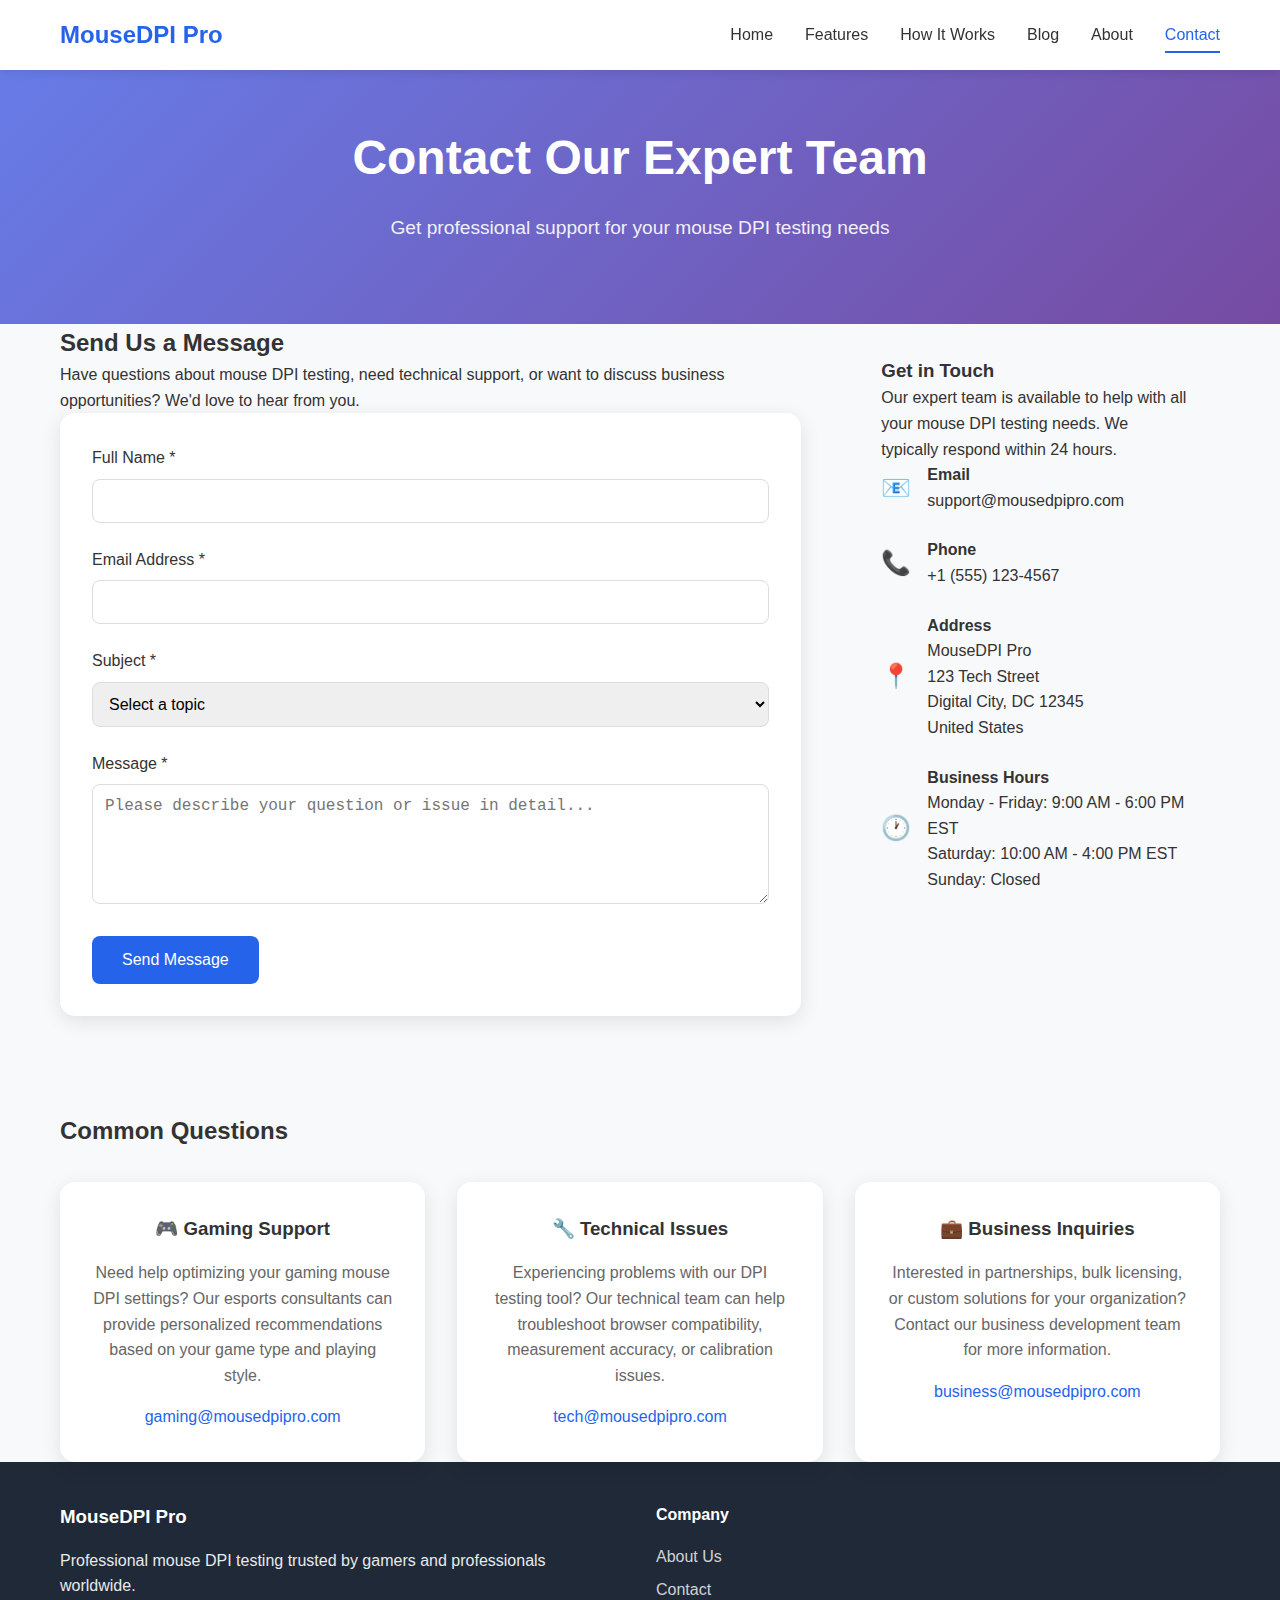
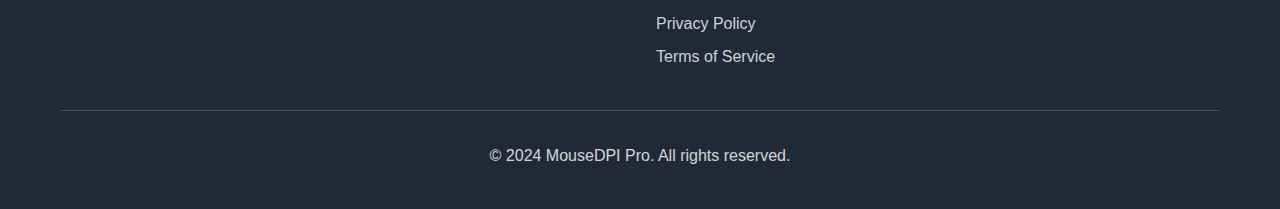
<file: contact.html>
<!DOCTYPE html>
<html lang="en">
<head>
    <meta charset="UTF-8">
    <meta name="viewport" content="width=device-width, initial-scale=1.0">
    <title>Contact Us - MouseDPI Pro | Get in Touch with Mouse Testing Experts</title>
    <meta name="description" content="Contact MouseDPI Pro for mouse DPI testing support, technical questions, or business inquiries. Our expert team is here to help with your mouse sensitivity needs.">
    <meta name="keywords" content="contact mouse dpi analyzer, mouse testing support, dpi measurement help, gaming mouse consultation">
    
    <!-- Open Graph Tags -->
    <meta property="og:title" content="Contact Us - MouseDPI Pro | Get in Touch with Mouse Testing Experts">
    <meta property="og:description" content="Contact MouseDPI Pro for mouse DPI testing support, technical questions, or business inquiries. Our expert team is here to help with your mouse sensitivity needs.">
    <meta property="og:type" content="website">
    <meta property="og:url" content="https://yourdomain.com/contact.html">
    
    <!-- Twitter Card Tags -->
    <meta name="twitter:card" content="summary">
    <meta name="twitter:title" content="Contact Us - MouseDPI Pro">
    <meta name="twitter:description" content="Get in touch with our mouse testing experts for support and consultation.">
    
    <link rel="stylesheet" href="styles.css">
    <link rel="canonical" href="https://yourdomain.com/contact.html">
    
    <style>
        .contact-form {
            background: white;
            padding: 2rem;
            border-radius: 15px;
            box-shadow: 0 5px 20px rgba(0,0,0,0.1);
            margin-bottom: 2rem;
        }
        
        .form-group {
            margin-bottom: 1.5rem;
        }
        
        .form-group label {
            display: block;
            margin-bottom: 0.5rem;
            font-weight: 500;
            color: #333;
        }
        
        .form-group input,
        .form-group textarea,
        .form-group select {
            width: 100%;
            padding: 12px;
            border: 1px solid #ddd;
            border-radius: 8px;
            font-size: 1rem;
            transition: border-color 0.3s ease;
        }
        
        .form-group input:focus,
        .form-group textarea:focus,
        .form-group select:focus {
            outline: none;
            border-color: #2563eb;
        }
        
        .form-group textarea {
            height: 120px;
            resize: vertical;
        }
        
        .submit-btn {
            background: #2563eb;
            color: white;
            border: none;
            padding: 15px 30px;
            border-radius: 8px;
            cursor: pointer;
            font-size: 1rem;
            font-weight: 500;
            transition: background 0.3s ease;
        }
        
        .submit-btn:hover {
            background: #1d4ed8;
        }
        
        .contact-info {
            background: #f8f9fa;
            padding: 2rem;
            border-radius: 15px;
        }
        
        .contact-item {
            display: flex;
            align-items: center;
            margin-bottom: 1.5rem;
        }
        
        .contact-icon {
            font-size: 1.5rem;
            margin-right: 1rem;
            color: #2563eb;
            width: 30px;
        }
        
        .contact-grid {
            display: grid;
            grid-template-columns: 2fr 1fr;
            gap: 3rem;
            margin-bottom: 3rem;
        }
        
        @media (max-width: 768px) {
            .contact-grid {
                grid-template-columns: 1fr;
            }
        }
    </style>
</head>
<body>
    <header>
        <nav class="navbar">
            <div class="nav-container">
                <div class="nav-logo">
                    <h1><a href="index.html">MouseDPI Pro</a></h1>
                </div>
                <div class="nav-menu">
                    <a href="index.html" class="nav-link">Home</a>
                    <a href="features.html" class="nav-link">Features</a>
                    <a href="how-it-works.html" class="nav-link">How It Works</a>
                    <a href="blog.html" class="nav-link">Blog</a>
                    <a href="about.html" class="nav-link">About</a>
                    <a href="contact.html" class="nav-link active">Contact</a>
                </div>
                <div class="nav-toggle" id="mobile-menu">
                    <span class="bar"></span>
                    <span class="bar"></span>
                    <span class="bar"></span>
                </div>
            </div>
        </nav>
    </header>

    <main>
        <section class="page-header">
            <div class="container">
                <h1>Contact Our Expert Team</h1>
                <p>Get professional support for your mouse DPI testing needs</p>
            </div>
        </section>

        <section class="contact-section">
            <div class="container">
                <div class="contact-grid">
                    <div class="contact-form-wrapper">
                        <h2>Send Us a Message</h2>
                        <p>Have questions about mouse DPI testing, need technical support, or want to discuss business opportunities? We'd love to hear from you.</p>
                        
                        <form class="contact-form" id="contact-form">
                            <div class="form-group">
                                <label for="name">Full Name *</label>
                                <input type="text" id="name" name="name" required>
                            </div>
                            
                            <div class="form-group">
                                <label for="email">Email Address *</label>
                                <input type="email" id="email" name="email" required>
                            </div>
                            
                            <div class="form-group">
                                <label for="subject">Subject *</label>
                                <select id="subject" name="subject" required>
                                    <option value="">Select a topic</option>
                                    <option value="technical-support">Technical Support</option>
                                    <option value="dpi-testing-help">DPI Testing Help</option>
                                    <option value="business-inquiry">Business Inquiry</option>
                                    <option value="feature-request">Feature Request</option>
                                    <option value="bug-report">Bug Report</option>
                                    <option value="other">Other</option>
                                </select>
                            </div>
                            
                            <div class="form-group">
                                <label for="message">Message *</label>
                                <textarea id="message" name="message" placeholder="Please describe your question or issue in detail..." required></textarea>
                            </div>
                            
                            <button type="submit" class="submit-btn">Send Message</button>
                        </form>
                    </div>
                    
                    <div class="contact-info">
                        <h3>Get in Touch</h3>
                        <p>Our expert team is available to help with all your mouse DPI testing needs. We typically respond within 24 hours.</p>
                        
                        <div class="contact-item">
                            <span class="contact-icon">📧</span>
                            <div>
                                <strong>Email</strong><br>
                                support@mousedpipro.com
                            </div>
                        </div>
                        
                        <div class="contact-item">
                            <span class="contact-icon">📞</span>
                            <div>
                                <strong>Phone</strong><br>
                                +1 (555) 123-4567
                            </div>
                        </div>
                        
                        <div class="contact-item">
                            <span class="contact-icon">📍</span>
                            <div>
                                <strong>Address</strong><br>
                                MouseDPI Pro<br>
                                123 Tech Street<br>
                                Digital City, DC 12345<br>
                                United States
                            </div>
                        </div>
                        
                        <div class="contact-item">
                            <span class="contact-icon">🕐</span>
                            <div>
                                <strong>Business Hours</strong><br>
                                Monday - Friday: 9:00 AM - 6:00 PM EST<br>
                                Saturday: 10:00 AM - 4:00 PM EST<br>
                                Sunday: Closed
                            </div>
                        </div>
                    </div>
                </div>

                <div class="support-section">
                    <h2>Common Questions</h2>
                    <div class="support-grid">
                        <div class="support-card">
                            <h3>🎮 Gaming Support</h3>
                            <p>Need help optimizing your gaming mouse DPI settings? Our esports consultants can provide personalized recommendations based on your game type and playing style.</p>
                            <a href="mailto:gaming@mousedpipro.com" class="support-link">gaming@mousedpipro.com</a>
                        </div>
                        
                        <div class="support-card">
                            <h3>🔧 Technical Issues</h3>
                            <p>Experiencing problems with our DPI testing tool? Our technical team can help troubleshoot browser compatibility, measurement accuracy, or calibration issues.</p>
                            <a href="mailto:tech@mousedpipro.com" class="support-link">tech@mousedpipro.com</a>
                        </div>
                        
                        <div class="support-card">
                            <h3>💼 Business Inquiries</h3>
                            <p>Interested in partnerships, bulk licensing, or custom solutions for your organization? Contact our business development team for more information.</p>
                            <a href="mailto:business@mousedpipro.com" class="support-link">business@mousedpipro.com</a>
                        </div>
                    </div>
                </div>
            </div>
        </section>
    </main>

    <footer class="main-footer">
        <div class="container">
            <div class="footer-content">
                <div class="footer-section">
                    <h3>MouseDPI Pro</h3>
                    <p>Professional mouse DPI testing trusted by gamers and professionals worldwide.</p>
                </div>
                <div class="footer-section">
                    <h4>Company</h4>
                    <ul>
                        <li><a href="about.html">About Us</a></li>
                        <li><a href="contact.html">Contact</a></li>
                        <li><a href="privacy.html">Privacy Policy</a></li>
                        <li><a href="terms.html">Terms of Service</a></li>
                    </ul>
                </div>
            </div>
            <div class="footer-bottom">
                <p>&copy; 2024 MouseDPI Pro. All rights reserved.</p>
            </div>
        </div>
    </footer>

    <script src="script.js"></script>
    <style>
        .support-section {
            margin-top: 4rem;
        }
        
        .support-grid {
            display: grid;
            grid-template-columns: repeat(auto-fit, minmax(300px, 1fr));
            gap: 2rem;
            margin-top: 2rem;
        }
        
        .support-card {
            background: white;
            padding: 2rem;
            border-radius: 15px;
            box-shadow: 0 5px 20px rgba(0,0,0,0.1);
            text-align: center;
        }
        
        .support-card h3 {
            color: #333;
            margin-bottom: 1rem;
        }
        
        .support-card p {
            color: #666;
            line-height: 1.6;
            margin-bottom: 1rem;
        }
        
        .support-link {
            color: #2563eb;
            text-decoration: none;
            font-weight: 500;
            transition: color 0.3s ease;
        }
        
        .support-link:hover {
            color: #1d4ed8;
        }
    </style>
</body>
</html>
</file>
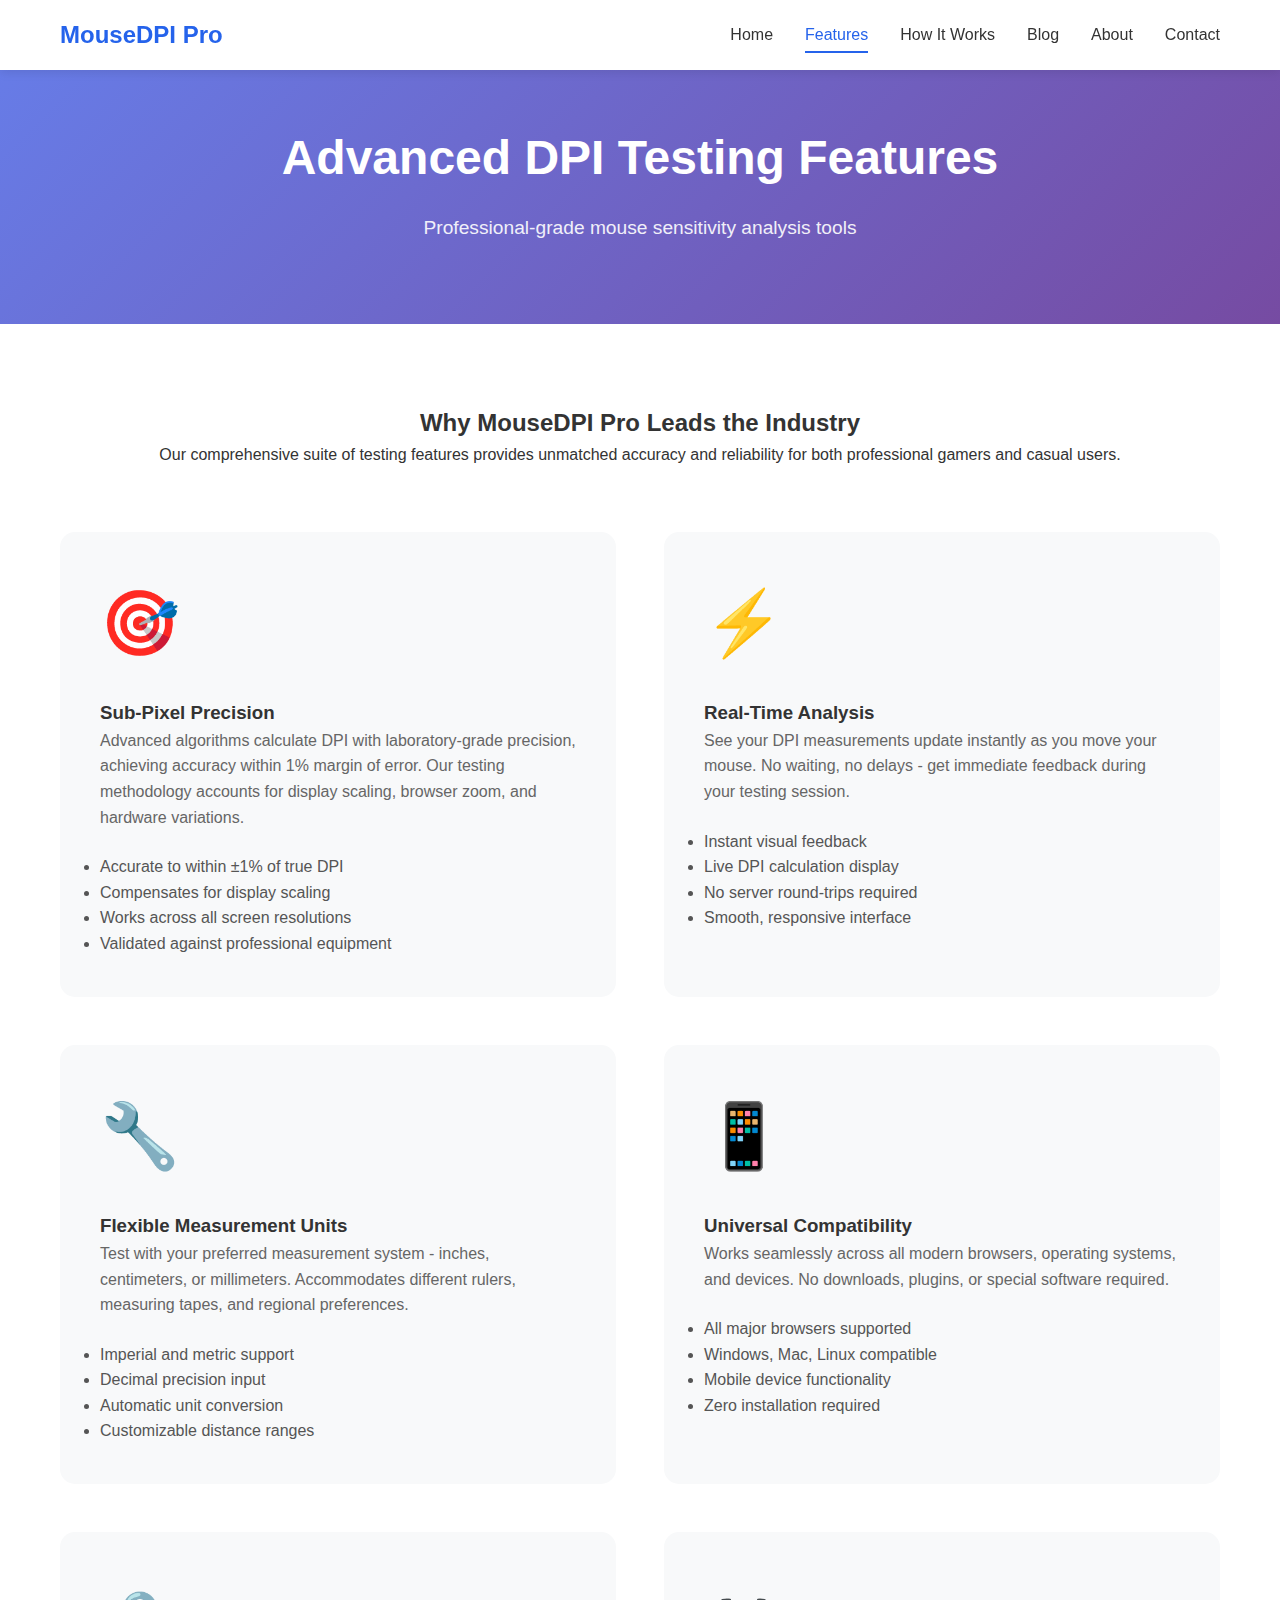
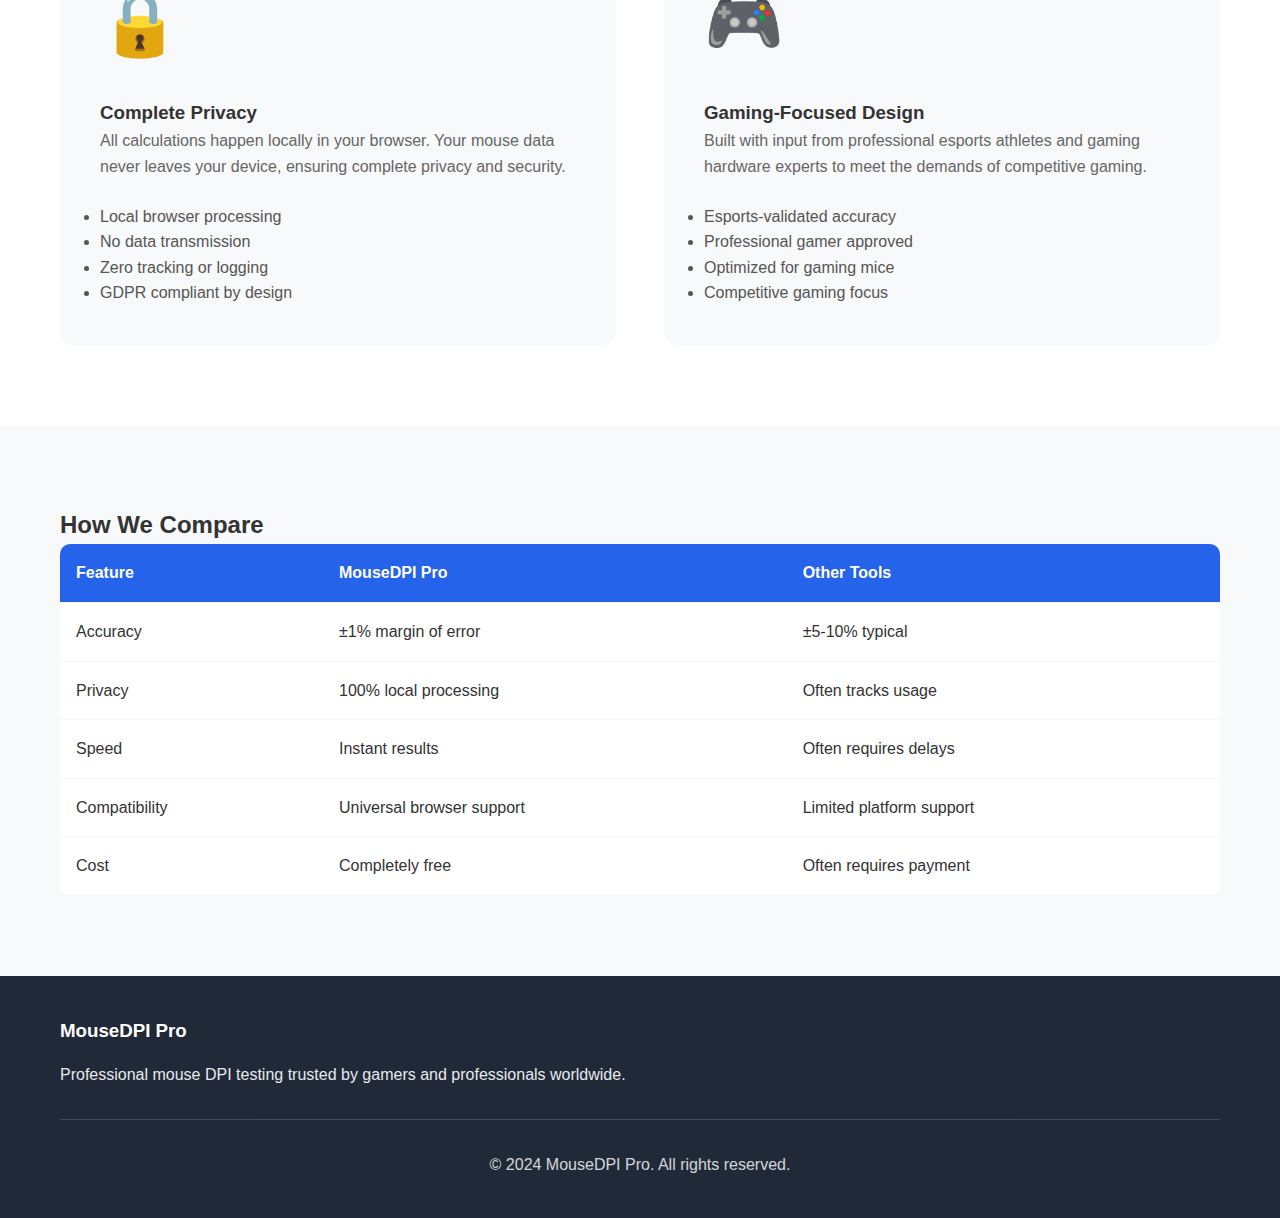
<file: features.html>
<!DOCTYPE html>
<html lang="en">
<head>
    <meta charset="UTF-8">
    <meta name="viewport" content="width=device-width, initial-scale=1.0">
    <title>Features - MouseDPI Pro | Advanced Mouse Testing Capabilities</title>
    <meta name="description" content="Discover MouseDPI Pro's advanced features: precision testing, cross-platform compatibility, real-time results, and professional-grade accuracy for gamers and professionals.">
    <meta name="keywords" content="mouse dpi features, precision testing, gaming mouse analyzer, professional dpi tool">
    
    <link rel="stylesheet" href="styles.css">
    <link rel="canonical" href="https://yourdomain.com/features.html">
</head>
<body>
    <header>
        <nav class="navbar">
            <div class="nav-container">
                <div class="nav-logo">
                    <h1><a href="index.html">MouseDPI Pro</a></h1>
                </div>
                <div class="nav-menu">
                    <a href="index.html" class="nav-link">Home</a>
                    <a href="features.html" class="nav-link active">Features</a>
                    <a href="how-it-works.html" class="nav-link">How It Works</a>
                    <a href="blog.html" class="nav-link">Blog</a>
                    <a href="about.html" class="nav-link">About</a>
                    <a href="contact.html" class="nav-link">Contact</a>
                </div>
                <div class="nav-toggle" id="mobile-menu">
                    <span class="bar"></span>
                    <span class="bar"></span>
                    <span class="bar"></span>
                </div>
            </div>
        </nav>
    </header>

    <main>
        <section class="page-header">
            <div class="container">
                <h1>Advanced DPI Testing Features</h1>
                <p>Professional-grade mouse sensitivity analysis tools</p>
            </div>
        </section>

        <section class="features-detailed">
            <div class="container">
                <div class="features-hero">
                    <h2>Why MouseDPI Pro Leads the Industry</h2>
                    <p>Our comprehensive suite of testing features provides unmatched accuracy and reliability for both professional gamers and casual users.</p>
                </div>

                <div class="feature-detailed-grid">
                    <div class="feature-detailed">
                        <div class="feature-icon-large">🎯</div>
                        <h3>Sub-Pixel Precision</h3>
                        <p class="feature-description">Advanced algorithms calculate DPI with laboratory-grade precision, achieving accuracy within 1% margin of error. Our testing methodology accounts for display scaling, browser zoom, and hardware variations.</p>
                        <ul class="feature-benefits">
                            <li>Accurate to within ±1% of true DPI</li>
                            <li>Compensates for display scaling</li>
                            <li>Works across all screen resolutions</li>
                            <li>Validated against professional equipment</li>
                        </ul>
                    </div>

                    <div class="feature-detailed">
                        <div class="feature-icon-large">⚡</div>
                        <h3>Real-Time Analysis</h3>
                        <p class="feature-description">See your DPI measurements update instantly as you move your mouse. No waiting, no delays - get immediate feedback during your testing session.</p>
                        <ul class="feature-benefits">
                            <li>Instant visual feedback</li>
                            <li>Live DPI calculation display</li>
                            <li>No server round-trips required</li>
                            <li>Smooth, responsive interface</li>
                        </ul>
                    </div>

                    <div class="feature-detailed">
                        <div class="feature-icon-large">🔧</div>
                        <h3>Flexible Measurement Units</h3>
                        <p class="feature-description">Test with your preferred measurement system - inches, centimeters, or millimeters. Accommodates different rulers, measuring tapes, and regional preferences.</p>
                        <ul class="feature-benefits">
                            <li>Imperial and metric support</li>
                            <li>Decimal precision input</li>
                            <li>Automatic unit conversion</li>
                            <li>Customizable distance ranges</li>
                        </ul>
                    </div>

                    <div class="feature-detailed">
                        <div class="feature-icon-large">📱</div>
                        <h3>Universal Compatibility</h3>
                        <p class="feature-description">Works seamlessly across all modern browsers, operating systems, and devices. No downloads, plugins, or special software required.</p>
                        <ul class="feature-benefits">
                            <li>All major browsers supported</li>
                            <li>Windows, Mac, Linux compatible</li>
                            <li>Mobile device functionality</li>
                            <li>Zero installation required</li>
                        </ul>
                    </div>

                    <div class="feature-detailed">
                        <div class="feature-icon-large">🔒</div>
                        <h3>Complete Privacy</h3>
                        <p class="feature-description">All calculations happen locally in your browser. Your mouse data never leaves your device, ensuring complete privacy and security.</p>
                        <ul class="feature-benefits">
                            <li>Local browser processing</li>
                            <li>No data transmission</li>
                            <li>Zero tracking or logging</li>
                            <li>GDPR compliant by design</li>
                        </ul>
                    </div>

                    <div class="feature-detailed">
                        <div class="feature-icon-large">🎮</div>
                        <h3>Gaming-Focused Design</h3>
                        <p class="feature-description">Built with input from professional esports athletes and gaming hardware experts to meet the demands of competitive gaming.</p>
                        <ul class="feature-benefits">
                            <li>Esports-validated accuracy</li>
                            <li>Professional gamer approved</li>
                            <li>Optimized for gaming mice</li>
                            <li>Competitive gaming focus</li>
                        </ul>
                    </div>
                </div>
            </div>
        </section>

        <section class="comparison-section">
            <div class="container">
                <h2>How We Compare</h2>
                <div class="comparison-table">
                    <table>
                        <thead>
                            <tr>
                                <th>Feature</th>
                                <th>MouseDPI Pro</th>
                                <th>Other Tools</th>
                            </tr>
                        </thead>
                        <tbody>
                            <tr>
                                <td>Accuracy</td>
                                <td>±1% margin of error</td>
                                <td>±5-10% typical</td>
                            </tr>
                            <tr>
                                <td>Privacy</td>
                                <td>100% local processing</td>
                                <td>Often tracks usage</td>
                            </tr>
                            <tr>
                                <td>Speed</td>
                                <td>Instant results</td>
                                <td>Often requires delays</td>
                            </tr>
                            <tr>
                                <td>Compatibility</td>
                                <td>Universal browser support</td>
                                <td>Limited platform support</td>
                            </tr>
                            <tr>
                                <td>Cost</td>
                                <td>Completely free</td>
                                <td>Often requires payment</td>
                            </tr>
                        </tbody>
                    </table>
                </div>
            </div>
        </section>
    </main>

    <footer class="main-footer">
        <div class="container">
            <div class="footer-content">
                <div class="footer-section">
                    <h3>MouseDPI Pro</h3>
                    <p>Professional mouse DPI testing trusted by gamers and professionals worldwide.</p>
                </div>
            </div>
            <div class="footer-bottom">
                <p>&copy; 2024 MouseDPI Pro. All rights reserved.</p>
            </div>
        </div>
    </footer>

    <script src="script.js"></script>
    <style>
        .features-detailed { padding: 80px 0; background: white; }
        .features-hero { text-align: center; margin-bottom: 4rem; }
        .feature-detailed-grid { display: grid; grid-template-columns: repeat(auto-fit, minmax(400px, 1fr)); gap: 3rem; }
        .feature-detailed { background: #f8f9fa; padding: 2.5rem; border-radius: 15px; }
        .feature-icon-large { font-size: 4rem; margin-bottom: 1.5rem; }
        .feature-description { color: #666; margin-bottom: 1.5rem; line-height: 1.6; }
        .feature-benefits { color: #555; line-height: 1.6; }
        .comparison-section { padding: 80px 0; background: #f8f9fa; }
        .comparison-table { overflow-x: auto; }
        .comparison-table table { width: 100%; border-collapse: collapse; background: white; border-radius: 10px; overflow: hidden; }
        .comparison-table th, .comparison-table td { padding: 1rem; text-align: left; border-bottom: 1px solid #f1f5f9; }
        .comparison-table th { background: #2563eb; color: white; font-weight: 600; }
        @media (max-width: 768px) { .feature-detailed-grid { grid-template-columns: 1fr; } }
    </style>
</body>
</html>
</file>
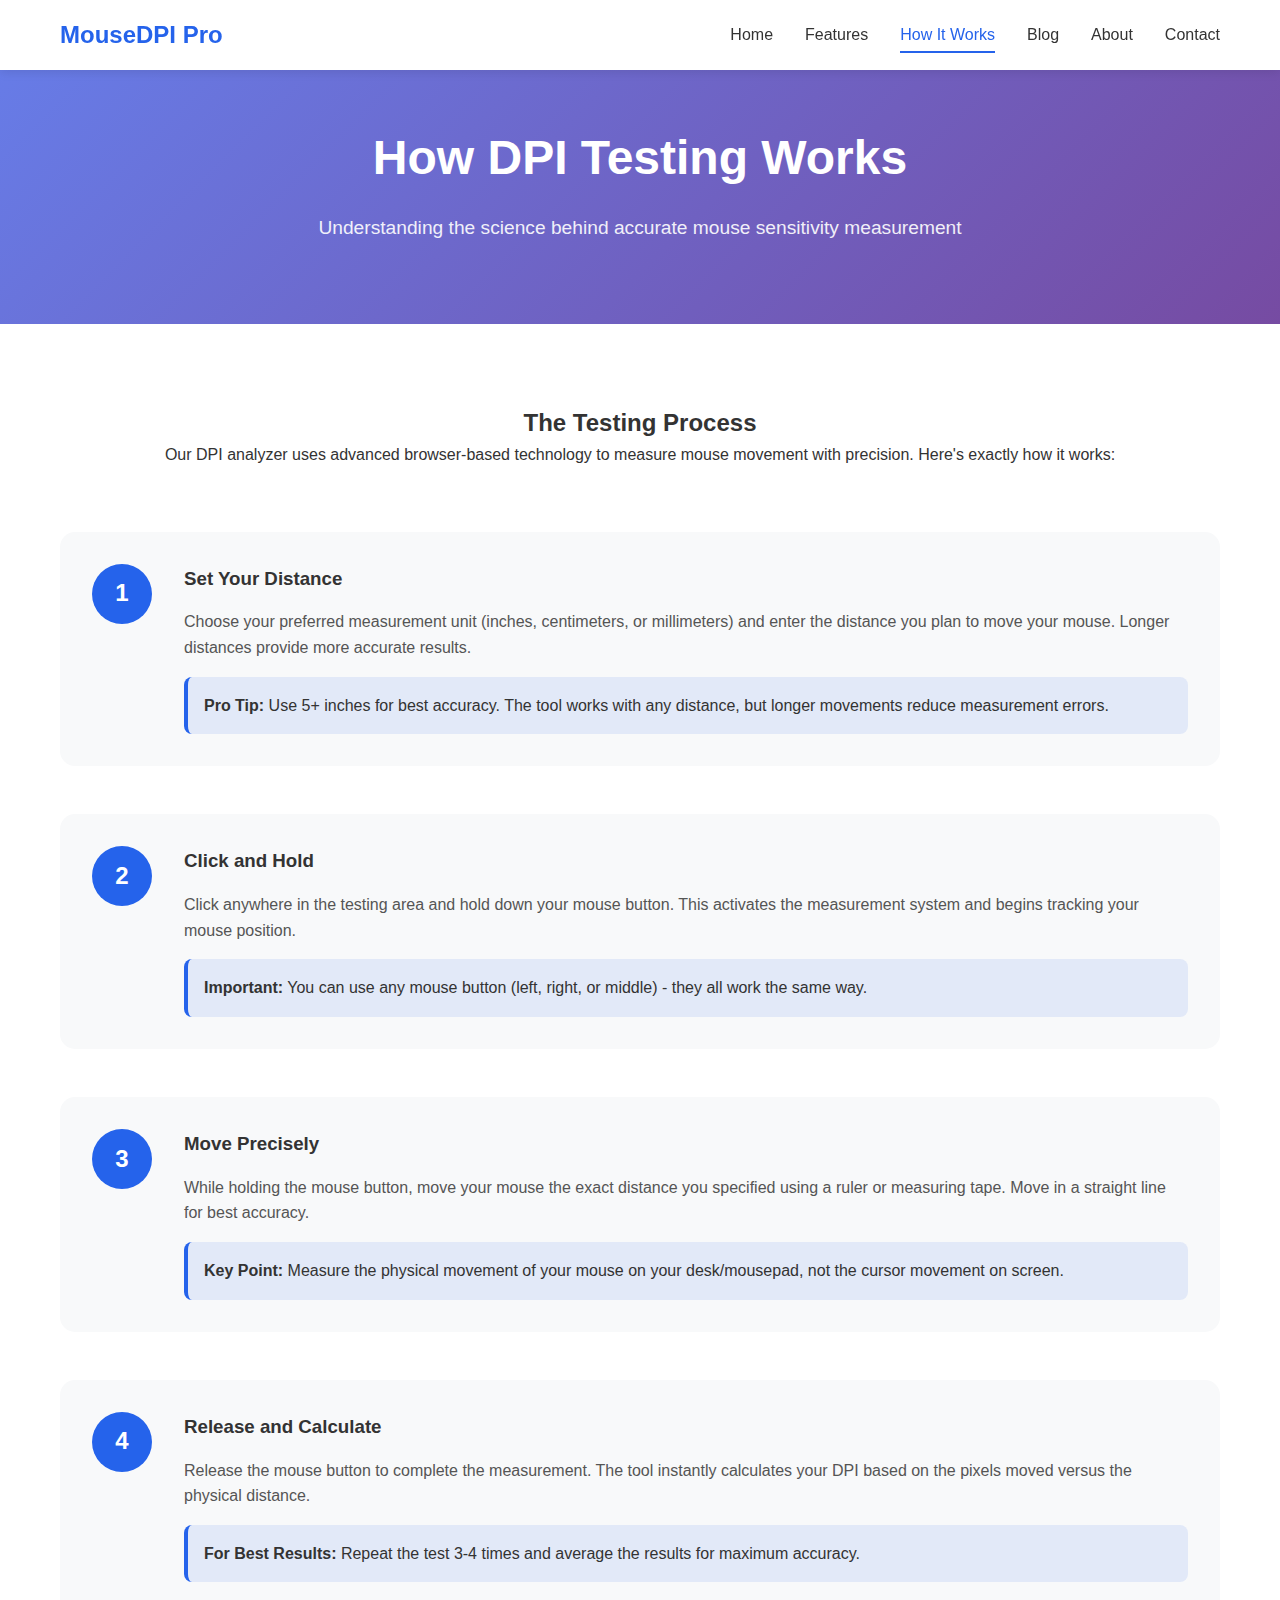
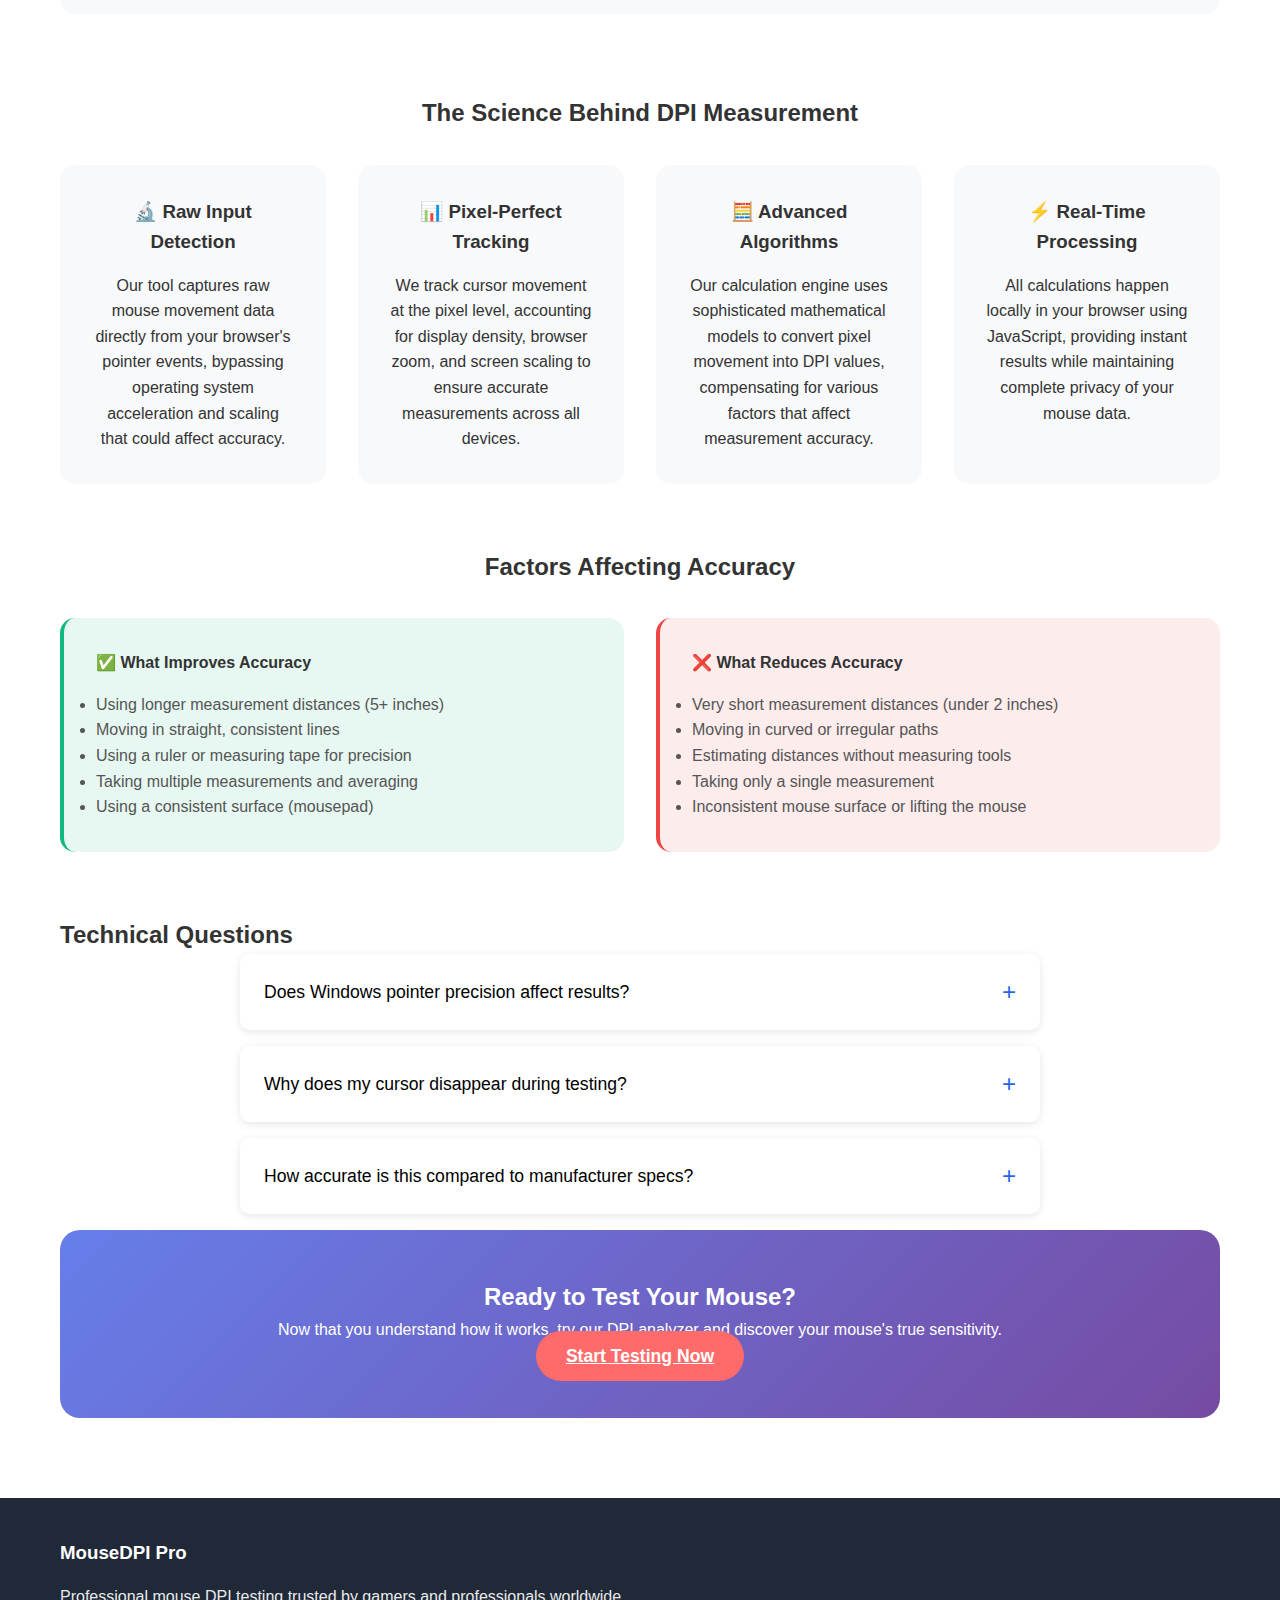
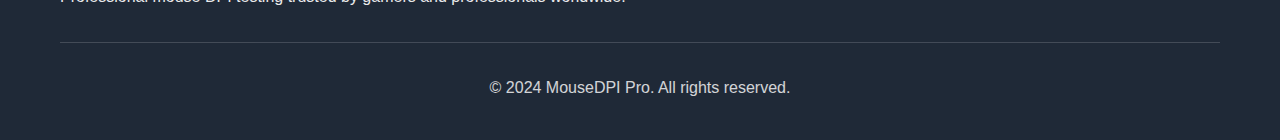
<file: how-it-works.html>
<!DOCTYPE html>
<html lang="en">
<head>
    <meta charset="UTF-8">
    <meta name="viewport" content="width=device-width, initial-scale=1.0">
    <title>How It Works - MouseDPI Pro | Mouse DPI Testing Explained</title>
    <meta name="description" content="Learn how MouseDPI Pro's DPI testing works. Step-by-step guide to accurate mouse sensitivity measurement with tips for best results.">
    <meta name="keywords" content="how mouse dpi testing works, dpi measurement guide, mouse sensitivity testing steps">
    
    <link rel="stylesheet" href="styles.css">
    <link rel="canonical" href="https://mouse-dpi-analyzer.vercel.app/how-it-works.html">
</head>
<body>
    <header>
        <nav class="navbar">
            <div class="nav-container">
                <div class="nav-logo">
                    <h1><a href="index.html">MouseDPI Pro</a></h1>
                </div>
                <div class="nav-menu">
                    <a href="index.html" class="nav-link">Home</a>
                    <a href="features.html" class="nav-link">Features</a>
                    <a href="how-it-works.html" class="nav-link active">How It Works</a>
                    <a href="blog.html" class="nav-link">Blog</a>
                    <a href="about.html" class="nav-link">About</a>
                    <a href="contact.html" class="nav-link">Contact</a>
                </div>
                <div class="nav-toggle" id="mobile-menu">
                    <span class="bar"></span>
                    <span class="bar"></span>
                    <span class="bar"></span>
                </div>
            </div>
        </nav>
    </header>

    <main>
        <section class="page-header">
            <div class="container">
                <h1>How DPI Testing Works</h1>
                <p>Understanding the science behind accurate mouse sensitivity measurement</p>
            </div>
        </section>

        <section class="how-it-works-content">
            <div class="container">
                <div class="process-overview">
                    <h2>The Testing Process</h2>
                    <p>Our DPI analyzer uses advanced browser-based technology to measure mouse movement with precision. Here's exactly how it works:</p>
                </div>

                <div class="steps-container">
                    <div class="step">
                        <div class="step-number">1</div>
                        <div class="step-content">
                            <h3>Set Your Distance</h3>
                            <p>Choose your preferred measurement unit (inches, centimeters, or millimeters) and enter the distance you plan to move your mouse. Longer distances provide more accurate results.</p>
                            <div class="step-tip">
                                <strong>Pro Tip:</strong> Use 5+ inches for best accuracy. The tool works with any distance, but longer movements reduce measurement errors.
                            </div>
                        </div>
                    </div>

                    <div class="step">
                        <div class="step-number">2</div>
                        <div class="step-content">
                            <h3>Click and Hold</h3>
                            <p>Click anywhere in the testing area and hold down your mouse button. This activates the measurement system and begins tracking your mouse position.</p>
                            <div class="step-tip">
                                <strong>Important:</strong> You can use any mouse button (left, right, or middle) - they all work the same way.
                            </div>
                        </div>
                    </div>

                    <div class="step">
                        <div class="step-number">3</div>
                        <div class="step-content">
                            <h3>Move Precisely</h3>
                            <p>While holding the mouse button, move your mouse the exact distance you specified using a ruler or measuring tape. Move in a straight line for best accuracy.</p>
                            <div class="step-tip">
                                <strong>Key Point:</strong> Measure the physical movement of your mouse on your desk/mousepad, not the cursor movement on screen.
                            </div>
                        </div>
                    </div>

                    <div class="step">
                        <div class="step-number">4</div>
                        <div class="step-content">
                            <h3>Release and Calculate</h3>
                            <p>Release the mouse button to complete the measurement. The tool instantly calculates your DPI based on the pixels moved versus the physical distance.</p>
                            <div class="step-tip">
                                <strong>For Best Results:</strong> Repeat the test 3-4 times and average the results for maximum accuracy.
                            </div>
                        </div>
                    </div>
                </div>

                <div class="science-section">
                    <h2>The Science Behind DPI Measurement</h2>
                    <div class="science-grid">
                        <div class="science-card">
                            <h3>🔬 Raw Input Detection</h3>
                            <p>Our tool captures raw mouse movement data directly from your browser's pointer events, bypassing operating system acceleration and scaling that could affect accuracy.</p>
                        </div>
                        
                        <div class="science-card">
                            <h3>📊 Pixel-Perfect Tracking</h3>
                            <p>We track cursor movement at the pixel level, accounting for display density, browser zoom, and screen scaling to ensure accurate measurements across all devices.</p>
                        </div>
                        
                        <div class="science-card">
                            <h3>🧮 Advanced Algorithms</h3>
                            <p>Our calculation engine uses sophisticated mathematical models to convert pixel movement into DPI values, compensating for various factors that affect measurement accuracy.</p>
                        </div>
                        
                        <div class="science-card">
                            <h3>⚡ Real-Time Processing</h3>
                            <p>All calculations happen locally in your browser using JavaScript, providing instant results while maintaining complete privacy of your mouse data.</p>
                        </div>
                    </div>
                </div>

                <div class="accuracy-section">
                    <h2>Factors Affecting Accuracy</h2>
                    <div class="accuracy-grid">
                        <div class="accuracy-factor positive">
                            <h4>✅ What Improves Accuracy</h4>
                            <ul>
                                <li>Using longer measurement distances (5+ inches)</li>
                                <li>Moving in straight, consistent lines</li>
                                <li>Using a ruler or measuring tape for precision</li>
                                <li>Taking multiple measurements and averaging</li>
                                <li>Using a consistent surface (mousepad)</li>
                            </ul>
                        </div>
                        
                        <div class="accuracy-factor negative">
                            <h4>❌ What Reduces Accuracy</h4>
                            <ul>
                                <li>Very short measurement distances (under 2 inches)</li>
                                <li>Moving in curved or irregular paths</li>
                                <li>Estimating distances without measuring tools</li>
                                <li>Taking only a single measurement</li>
                                <li>Inconsistent mouse surface or lifting the mouse</li>
                            </ul>
                        </div>
                    </div>
                </div>

                <div class="faq-technical">
                    <h2>Technical Questions</h2>
                    <div class="faq-container">
                        <div class="faq-item">
                            <button class="faq-question" aria-expanded="false">
                                <span>Does Windows pointer precision affect results?</span>
                                <span class="faq-icon">+</span>
                            </button>
                            <div class="faq-answer">
                                <p>No! Our tool uses raw input events that bypass Windows pointer precision settings. You can test with any Windows sensitivity or acceleration settings without affecting accuracy.</p>
                            </div>
                        </div>
                        
                        <div class="faq-item">
                            <button class="faq-question" aria-expanded="false">
                                <span>Why does my cursor disappear during testing?</span>
                                <span class="faq-icon">+</span>
                            </button>
                            <div class="faq-answer">
                                <p>This is normal behavior. You should focus on moving your physical mouse the measured distance, not following the cursor on screen. The cursor may move off-screen during testing.</p>
                            </div>
                        </div>
                        
                        <div class="faq-item">
                            <button class="faq-question" aria-expanded="false">
                                <span>How accurate is this compared to manufacturer specs?</span>
                                <span class="faq-icon">+</span>
                            </button>
                            <div class="faq-answer">
                                <p>Our tool typically matches manufacturer specifications within 1-2%. Some variance is normal due to sensor tolerances, surface effects, and measurement technique variations.</p>
                            </div>
                        </div>
                    </div>
                </div>

                <div class="cta-section">
                    <h2>Ready to Test Your Mouse?</h2>
                    <p>Now that you understand how it works, try our DPI analyzer and discover your mouse's true sensitivity.</p>
                    <a href="index.html#home" class="cta-button">Start Testing Now</a>
                </div>
            </div>
        </section>
    </main>

    <footer class="main-footer">
        <div class="container">
            <div class="footer-content">
                <div class="footer-section">
                    <h3>MouseDPI Pro</h3>
                    <p>Professional mouse DPI testing trusted by gamers and professionals worldwide.</p>
                </div>
            </div>
            <div class="footer-bottom">
                <p>&copy; 2024 MouseDPI Pro. All rights reserved.</p>
            </div>
        </div>
    </footer>

    <script src="script.js"></script>
    <style>
        .how-it-works-content { padding: 80px 0; background: white; }
        .process-overview { text-align: center; margin-bottom: 4rem; }
        .steps-container { margin-bottom: 5rem; }
        .step { display: flex; align-items: flex-start; margin-bottom: 3rem; padding: 2rem; background: #f8f9fa; border-radius: 15px; }
        .step-number { background: #2563eb; color: white; width: 60px; height: 60px; border-radius: 50%; display: flex; align-items: center; justify-content: center; font-size: 1.5rem; font-weight: bold; margin-right: 2rem; flex-shrink: 0; }
        .step-content h3 { color: #333; margin-bottom: 1rem; }
        .step-content p { color: #555; line-height: 1.6; margin-bottom: 1rem; }
        .step-tip { background: rgba(37, 99, 235, 0.1); padding: 1rem; border-radius: 8px; border-left: 4px solid #2563eb; }
        .science-section, .accuracy-section { margin-bottom: 4rem; }
        .science-section h2, .accuracy-section h2 { text-align: center; margin-bottom: 2rem; color: #333; }
        .science-grid { display: grid; grid-template-columns: repeat(auto-fit, minmax(250px, 1fr)); gap: 2rem; }
        .science-card { background: #f8f9fa; padding: 2rem; border-radius: 15px; text-align: center; }
        .science-card h3 { color: #333; margin-bottom: 1rem; }
        .accuracy-grid { display: grid; grid-template-columns: 1fr 1fr; gap: 2rem; }
        .accuracy-factor { padding: 2rem; border-radius: 15px; }
        .accuracy-factor.positive { background: rgba(16, 185, 129, 0.1); border-left: 4px solid #10b981; }
        .accuracy-factor.negative { background: rgba(239, 68, 68, 0.1); border-left: 4px solid #ef4444; }
        .accuracy-factor h4 { margin-bottom: 1rem; }
        .accuracy-factor ul { color: #555; line-height: 1.6; }
        .cta-section { text-align: center; padding: 3rem; background: linear-gradient(135deg, #667eea 0%, #764ba2 100%); border-radius: 20px; color: white; }
        @media (max-width: 768px) { .step { flex-direction: column; text-align: center; } .step-number { margin-right: 0; margin-bottom: 1rem; } .accuracy-grid { grid-template-columns: 1fr; } }
    </style>
</body>
</html>
</file>
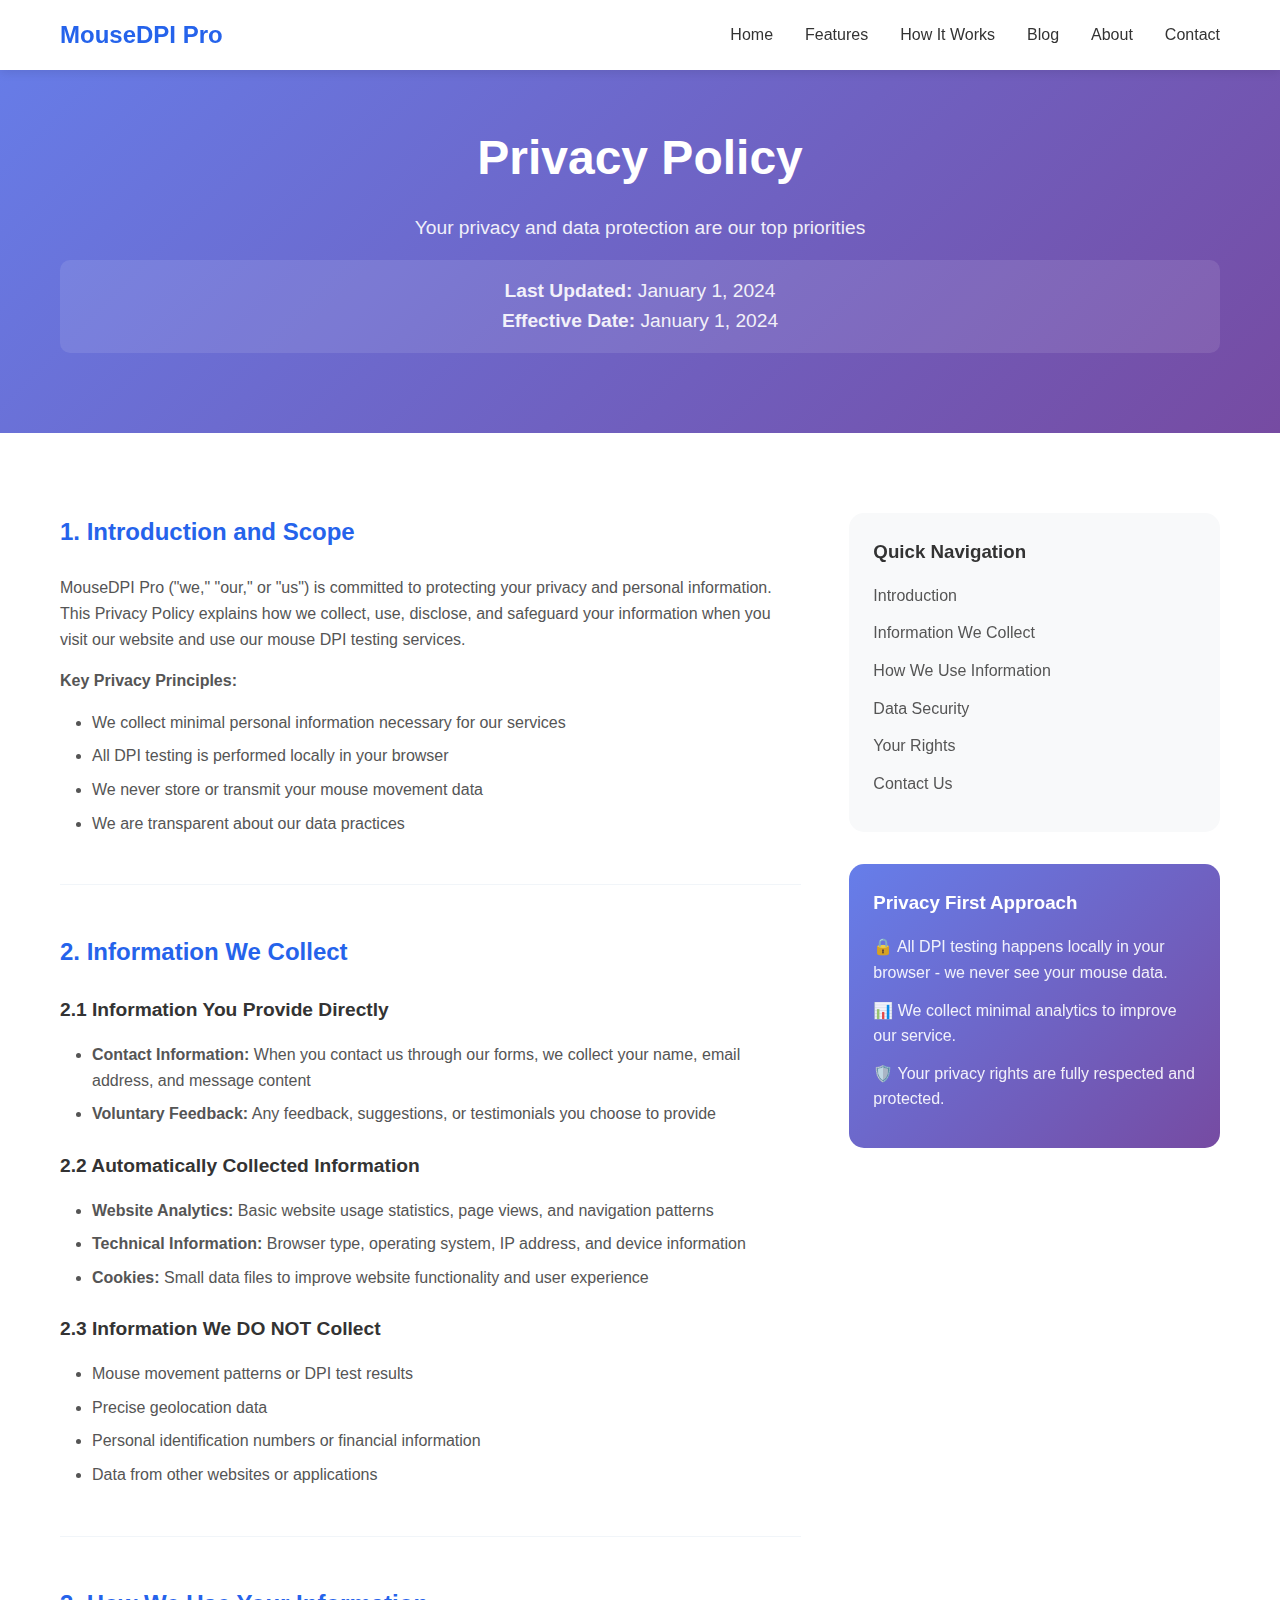
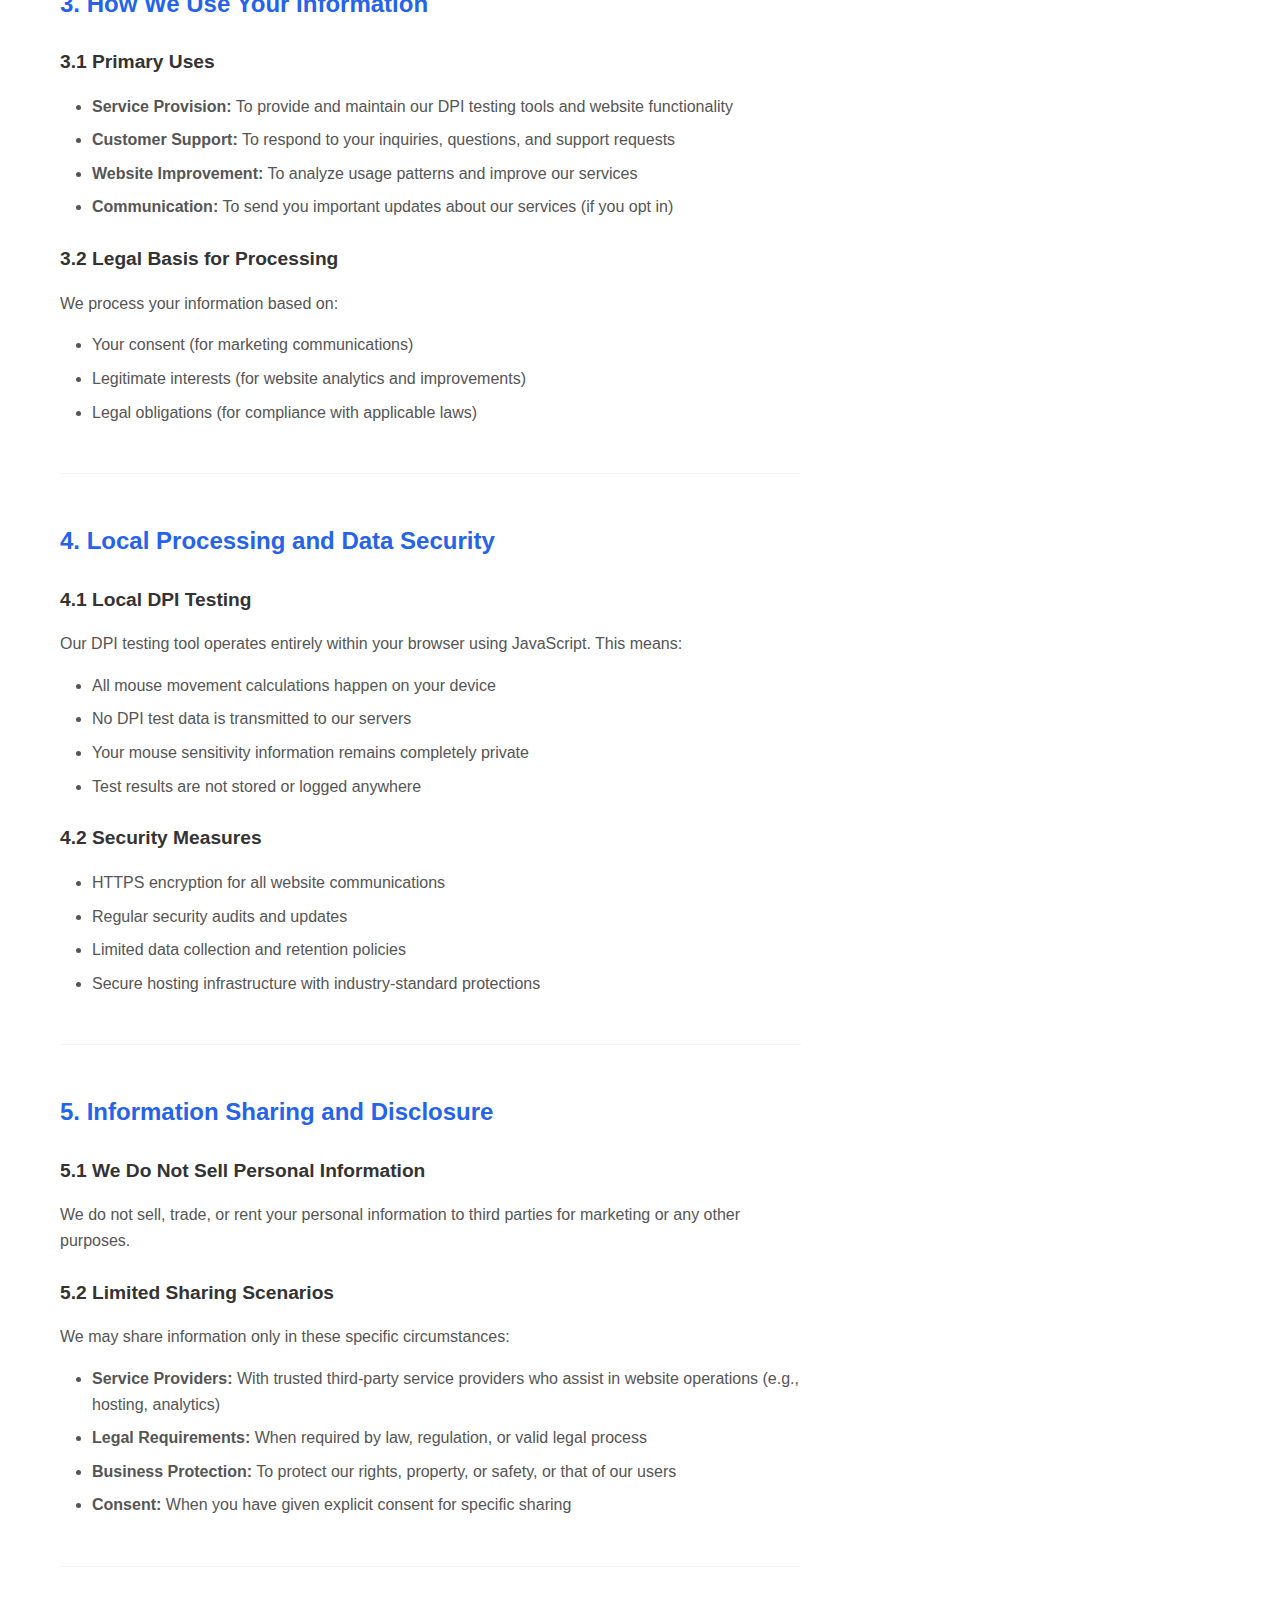
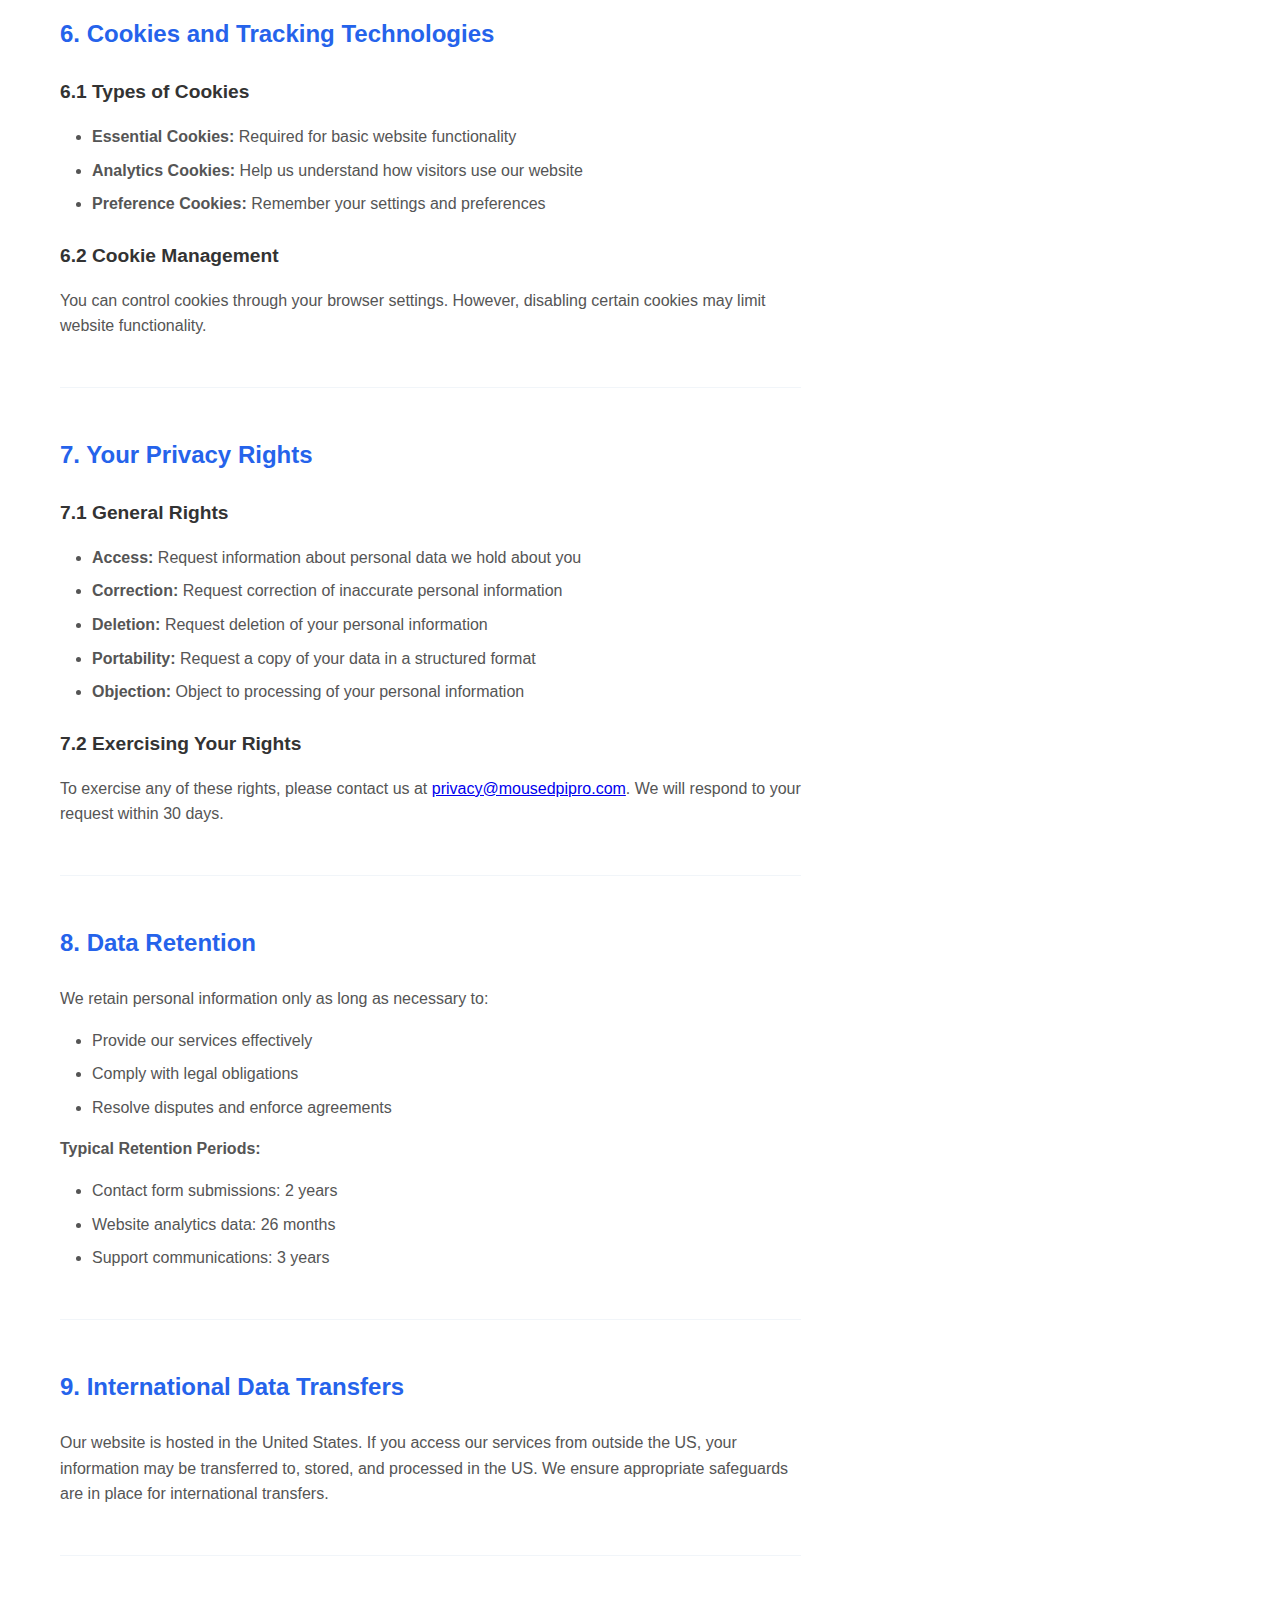
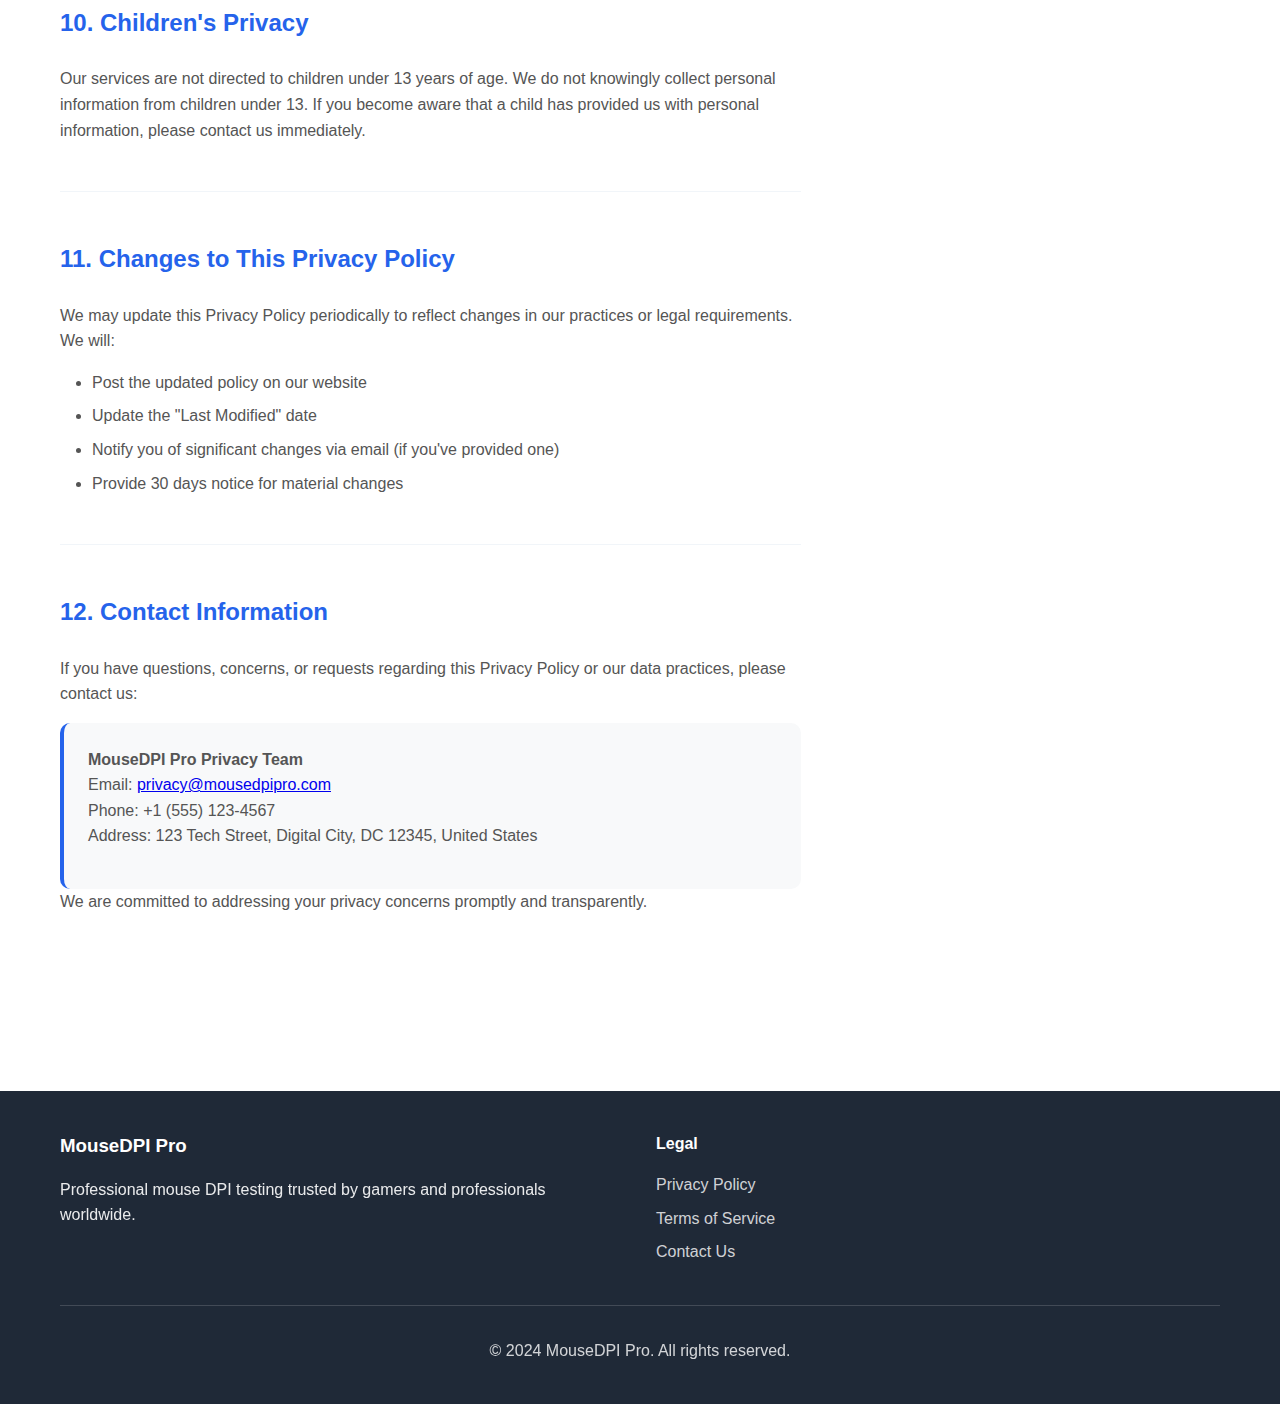
<file: privacy.html>
<!DOCTYPE html>
<html lang="en">
<head>
    <meta charset="UTF-8">
    <meta name="viewport" content="width=device-width, initial-scale=1.0">
    <title>Privacy Policy - MouseDPI Pro | Your Data Protection and Privacy Rights</title>
    <meta name="description" content="MouseDPI Pro privacy policy explaining how we protect your personal information, data collection practices, and your privacy rights when using our DPI testing tools.">
    <meta name="keywords" content="mousedpi privacy policy, data protection, privacy rights, mouse testing privacy">
    
    <!-- Open Graph Tags -->
    <meta property="og:title" content="Privacy Policy - MouseDPI Pro">
    <meta property="og:description" content="Learn how MouseDPI Pro protects your privacy and personal information.">
    <meta property="og:type" content="website">
    <meta property="og:url" content="https://mouse-dpi-analyzer.vercel.app/privacy.html">
    
    <!-- Twitter Card Tags -->
    <meta name="twitter:card" content="summary">
    <meta name="twitter:title" content="Privacy Policy - MouseDPI Pro">
    <meta name="twitter:description" content="Learn how MouseDPI Pro protects your privacy and personal information.">
    
    <link rel="stylesheet" href="styles.css">
    <link rel="canonical" href="https://mouse-dpi-analyzer.vercel.app/privacy.html">
</head>
<body>
    <header>
        <nav class="navbar">
            <div class="nav-container">
                <div class="nav-logo">
                    <h1><a href="index.html">MouseDPI Pro</a></h1>
                </div>
                <div class="nav-menu">
                    <a href="index.html" class="nav-link">Home</a>
                    <a href="features.html" class="nav-link">Features</a>
                    <a href="how-it-works.html" class="nav-link">How It Works</a>
                    <a href="blog.html" class="nav-link">Blog</a>
                    <a href="about.html" class="nav-link">About</a>
                    <a href="contact.html" class="nav-link">Contact</a>
                </div>
                <div class="nav-toggle" id="mobile-menu">
                    <span class="bar"></span>
                    <span class="bar"></span>
                    <span class="bar"></span>
                </div>
            </div>
        </nav>
    </header>

    <main>
        <section class="page-header">
            <div class="container">
                <h1>Privacy Policy</h1>
                <p>Your privacy and data protection are our top priorities</p>
                <div class="policy-meta">
                    <p><strong>Last Updated:</strong> January 1, 2024</p>
                    <p><strong>Effective Date:</strong> January 1, 2024</p>
                </div>
            </div>
        </section>

        <section class="privacy-content">
            <div class="container">
                <div class="policy-document">
                    <div class="policy-section">
                        <h2>1. Introduction and Scope</h2>
                        <p>MouseDPI Pro ("we," "our," or "us") is committed to protecting your privacy and personal information. This Privacy Policy explains how we collect, use, disclose, and safeguard your information when you visit our website and use our mouse DPI testing services.</p>
                        
                        <p><strong>Key Privacy Principles:</strong></p>
                        <ul>
                            <li>We collect minimal personal information necessary for our services</li>
                            <li>All DPI testing is performed locally in your browser</li>
                            <li>We never store or transmit your mouse movement data</li>
                            <li>We are transparent about our data practices</li>
                        </ul>
                    </div>

                    <div class="policy-section">
                        <h2>2. Information We Collect</h2>
                        
                        <h3>2.1 Information You Provide Directly</h3>
                        <ul>
                            <li><strong>Contact Information:</strong> When you contact us through our forms, we collect your name, email address, and message content</li>
                            <li><strong>Voluntary Feedback:</strong> Any feedback, suggestions, or testimonials you choose to provide</li>
                        </ul>

                        <h3>2.2 Automatically Collected Information</h3>
                        <ul>
                            <li><strong>Website Analytics:</strong> Basic website usage statistics, page views, and navigation patterns</li>
                            <li><strong>Technical Information:</strong> Browser type, operating system, IP address, and device information</li>
                            <li><strong>Cookies:</strong> Small data files to improve website functionality and user experience</li>
                        </ul>

                        <h3>2.3 Information We DO NOT Collect</h3>
                        <ul>
                            <li>Mouse movement patterns or DPI test results</li>
                            <li>Precise geolocation data</li>
                            <li>Personal identification numbers or financial information</li>
                            <li>Data from other websites or applications</li>
                        </ul>
                    </div>

                    <div class="policy-section">
                        <h2>3. How We Use Your Information</h2>
                        
                        <h3>3.1 Primary Uses</h3>
                        <ul>
                            <li><strong>Service Provision:</strong> To provide and maintain our DPI testing tools and website functionality</li>
                            <li><strong>Customer Support:</strong> To respond to your inquiries, questions, and support requests</li>
                            <li><strong>Website Improvement:</strong> To analyze usage patterns and improve our services</li>
                            <li><strong>Communication:</strong> To send you important updates about our services (if you opt in)</li>
                        </ul>

                        <h3>3.2 Legal Basis for Processing</h3>
                        <p>We process your information based on:</p>
                        <ul>
                            <li>Your consent (for marketing communications)</li>
                            <li>Legitimate interests (for website analytics and improvements)</li>
                            <li>Legal obligations (for compliance with applicable laws)</li>
                        </ul>
                    </div>

                    <div class="policy-section">
                        <h2>4. Local Processing and Data Security</h2>
                        
                        <h3>4.1 Local DPI Testing</h3>
                        <p>Our DPI testing tool operates entirely within your browser using JavaScript. This means:</p>
                        <ul>
                            <li>All mouse movement calculations happen on your device</li>
                            <li>No DPI test data is transmitted to our servers</li>
                            <li>Your mouse sensitivity information remains completely private</li>
                            <li>Test results are not stored or logged anywhere</li>
                        </ul>

                        <h3>4.2 Security Measures</h3>
                        <ul>
                            <li>HTTPS encryption for all website communications</li>
                            <li>Regular security audits and updates</li>
                            <li>Limited data collection and retention policies</li>
                            <li>Secure hosting infrastructure with industry-standard protections</li>
                        </ul>
                    </div>

                    <div class="policy-section">
                        <h2>5. Information Sharing and Disclosure</h2>
                        
                        <h3>5.1 We Do Not Sell Personal Information</h3>
                        <p>We do not sell, trade, or rent your personal information to third parties for marketing or any other purposes.</p>

                        <h3>5.2 Limited Sharing Scenarios</h3>
                        <p>We may share information only in these specific circumstances:</p>
                        <ul>
                            <li><strong>Service Providers:</strong> With trusted third-party service providers who assist in website operations (e.g., hosting, analytics)</li>
                            <li><strong>Legal Requirements:</strong> When required by law, regulation, or valid legal process</li>
                            <li><strong>Business Protection:</strong> To protect our rights, property, or safety, or that of our users</li>
                            <li><strong>Consent:</strong> When you have given explicit consent for specific sharing</li>
                        </ul>
                    </div>

                    <div class="policy-section">
                        <h2>6. Cookies and Tracking Technologies</h2>
                        
                        <h3>6.1 Types of Cookies</h3>
                        <ul>
                            <li><strong>Essential Cookies:</strong> Required for basic website functionality</li>
                            <li><strong>Analytics Cookies:</strong> Help us understand how visitors use our website</li>
                            <li><strong>Preference Cookies:</strong> Remember your settings and preferences</li>
                        </ul>

                        <h3>6.2 Cookie Management</h3>
                        <p>You can control cookies through your browser settings. However, disabling certain cookies may limit website functionality.</p>
                    </div>

                    <div class="policy-section">
                        <h2>7. Your Privacy Rights</h2>
                        
                        <h3>7.1 General Rights</h3>
                        <ul>
                            <li><strong>Access:</strong> Request information about personal data we hold about you</li>
                            <li><strong>Correction:</strong> Request correction of inaccurate personal information</li>
                            <li><strong>Deletion:</strong> Request deletion of your personal information</li>
                            <li><strong>Portability:</strong> Request a copy of your data in a structured format</li>
                            <li><strong>Objection:</strong> Object to processing of your personal information</li>
                        </ul>

                        <h3>7.2 Exercising Your Rights</h3>
                        <p>To exercise any of these rights, please contact us at <a href="mailto:privacy@mousedpipro.com">privacy@mousedpipro.com</a>. We will respond to your request within 30 days.</p>
                    </div>

                    <div class="policy-section">
                        <h2>8. Data Retention</h2>
                        <p>We retain personal information only as long as necessary to:</p>
                        <ul>
                            <li>Provide our services effectively</li>
                            <li>Comply with legal obligations</li>
                            <li>Resolve disputes and enforce agreements</li>
                        </ul>
                        <p><strong>Typical Retention Periods:</strong></p>
                        <ul>
                            <li>Contact form submissions: 2 years</li>
                            <li>Website analytics data: 26 months</li>
                            <li>Support communications: 3 years</li>
                        </ul>
                    </div>

                    <div class="policy-section">
                        <h2>9. International Data Transfers</h2>
                        <p>Our website is hosted in the United States. If you access our services from outside the US, your information may be transferred to, stored, and processed in the US. We ensure appropriate safeguards are in place for international transfers.</p>
                    </div>

                    <div class="policy-section">
                        <h2>10. Children's Privacy</h2>
                        <p>Our services are not directed to children under 13 years of age. We do not knowingly collect personal information from children under 13. If you become aware that a child has provided us with personal information, please contact us immediately.</p>
                    </div>

                    <div class="policy-section">
                        <h2>11. Changes to This Privacy Policy</h2>
                        <p>We may update this Privacy Policy periodically to reflect changes in our practices or legal requirements. We will:</p>
                        <ul>
                            <li>Post the updated policy on our website</li>
                            <li>Update the "Last Modified" date</li>
                            <li>Notify you of significant changes via email (if you've provided one)</li>
                            <li>Provide 30 days notice for material changes</li>
                        </ul>
                    </div>

                    <div class="policy-section">
                        <h2>12. Contact Information</h2>
                        <p>If you have questions, concerns, or requests regarding this Privacy Policy or our data practices, please contact us:</p>
                        
                        <div class="contact-details">
                            <p><strong>MouseDPI Pro Privacy Team</strong><br>
                            Email: <a href="mailto:privacy@mousedpipro.com">privacy@mousedpipro.com</a><br>
                            Phone: +1 (555) 123-4567<br>
                            Address: 123 Tech Street, Digital City, DC 12345, United States</p>
                        </div>
                        
                        <p>We are committed to addressing your privacy concerns promptly and transparently.</p>
                    </div>
                </div>

                <div class="policy-sidebar">
                    <div class="sidebar-widget">
                        <h3>Quick Navigation</h3>
                        <ul class="policy-nav">
                            <li><a href="#introduction">Introduction</a></li>
                            <li><a href="#information-collected">Information We Collect</a></li>
                            <li><a href="#how-we-use">How We Use Information</a></li>
                            <li><a href="#data-security">Data Security</a></li>
                            <li><a href="#your-rights">Your Rights</a></li>
                            <li><a href="#contact">Contact Us</a></li>
                        </ul>
                    </div>
                    
                    <div class="sidebar-widget privacy-highlight">
                        <h3>Privacy First Approach</h3>
                        <p>🔒 All DPI testing happens locally in your browser - we never see your mouse data.</p>
                        <p>📊 We collect minimal analytics to improve our service.</p>
                        <p>🛡️ Your privacy rights are fully respected and protected.</p>
                    </div>
                </div>
            </div>
        </section>
    </main>

    <footer class="main-footer">
        <div class="container">
            <div class="footer-content">
                <div class="footer-section">
                    <h3>MouseDPI Pro</h3>
                    <p>Professional mouse DPI testing trusted by gamers and professionals worldwide.</p>
                </div>
                <div class="footer-section">
                    <h4>Legal</h4>
                    <ul>
                        <li><a href="privacy.html">Privacy Policy</a></li>
                        <li><a href="terms.html">Terms of Service</a></li>
                        <li><a href="contact.html">Contact Us</a></li>
                    </ul>
                </div>
            </div>
            <div class="footer-bottom">
                <p>&copy; 2024 MouseDPI Pro. All rights reserved.</p>
            </div>
        </div>
    </footer>

    <script src="script.js"></script>
    
    <style>
        .policy-meta {
            margin-top: 1rem;
            padding: 1rem;
            background: rgba(255,255,255,0.1);
            border-radius: 10px;
        }

        .privacy-content {
            padding: 80px 0;
            background: white;
        }

        .privacy-content .container {
            display: grid;
            grid-template-columns: 2fr 1fr;
            gap: 3rem;
        }

        .policy-document {
            background: white;
        }

        .policy-section {
            margin-bottom: 3rem;
            padding-bottom: 2rem;
            border-bottom: 1px solid #f1f5f9;
        }

        .policy-section:last-child {
            border-bottom: none;
        }

        .policy-section h2 {
            color: #2563eb;
            margin-bottom: 1.5rem;
            font-size: 1.5rem;
        }

        .policy-section h3 {
            color: #333;
            margin: 1.5rem 0 1rem;
            font-size: 1.2rem;
        }

        .policy-section p {
            color: #555;
            line-height: 1.6;
            margin-bottom: 1rem;
        }

        .policy-section ul {
            color: #555;
            line-height: 1.6;
            margin-bottom: 1rem;
            padding-left: 2rem;
        }

        .policy-section li {
            margin-bottom: 0.5rem;
        }

        .contact-details {
            background: #f8f9fa;
            padding: 1.5rem;
            border-radius: 10px;
            border-left: 4px solid #2563eb;
        }

        .policy-sidebar {
            position: sticky;
            top: 100px;
            height: fit-content;
        }

        .sidebar-widget {
            background: #f8f9fa;
            padding: 1.5rem;
            border-radius: 15px;
            margin-bottom: 2rem;
        }

        .sidebar-widget h3 {
            color: #333;
            margin-bottom: 1rem;
        }

        .policy-nav {
            list-style: none;
            padding: 0;
        }

        .policy-nav li {
            margin-bottom: 0.75rem;
        }

        .policy-nav a {
            color: #555;
            text-decoration: none;
            transition: color 0.3s ease;
        }

        .policy-nav a:hover {
            color: #2563eb;
        }

        .privacy-highlight {
            background: linear-gradient(135deg, #667eea 0%, #764ba2 100%);
            color: white;
        }

        .privacy-highlight h3 {
            color: white;
        }

        .privacy-highlight p {
            color: rgba(255,255,255,0.9);
            margin-bottom: 0.75rem;
        }

        @media (max-width: 768px) {
            .privacy-content .container {
                grid-template-columns: 1fr;
            }

            .policy-section h2 {
                font-size: 1.3rem;
            }
        }
    </style>
</body>
</html>
</file>
<file: styles.css>
/* Reset and Base Styles */
* {
    margin: 0;
    padding: 0;
    box-sizing: border-box;
}

html {
    scroll-behavior: smooth;
}

body {
    font-family: 'Segoe UI', Tahoma, Geneva, Verdana, sans-serif;
    line-height: 1.6;
    color: #333;
    background-color: #f8f9fa;
}

.container {
    max-width: 1200px;
    margin: 0 auto;
    padding: 0 20px;
}

/* Navigation */
.navbar {
    background: #fff;
    box-shadow: 0 2px 10px rgba(0,0,0,0.1);
    position: fixed;
    top: 0;
    width: 100%;
    z-index: 1000;
}

.nav-container {
    max-width: 1200px;
    margin: 0 auto;
    padding: 0 20px;
    display: flex;
    justify-content: space-between;
    align-items: center;
    height: 70px;
}

.nav-logo h1 {
    color: #2563eb;
    font-size: 1.5rem;
    font-weight: bold;
}

.nav-logo h1 a {
    text-decoration: none;
    color: inherit;
}

.nav-menu {
    display: flex;
    gap: 2rem;
}

.nav-link {
    text-decoration: none;
    color: #333;
    font-weight: 500;
    transition: color 0.3s ease;
    position: relative;
}

.nav-link:hover,
.nav-link.active {
    color: #2563eb;
}

.nav-link.active::after {
    content: '';
    position: absolute;
    bottom: -5px;
    left: 0;
    width: 100%;
    height: 2px;
    background: #2563eb;
}

.nav-toggle {
    display: none;
    flex-direction: column;
    cursor: pointer;
}

.bar {
    width: 25px;
    height: 3px;
    background: #333;
    margin: 3px 0;
    transition: 0.3s;
}

/* Hero Section */
.hero {
    background: linear-gradient(135deg, #667eea 0%, #764ba2 100%);
    color: white;
    padding: 120px 0 80px;
    min-height: 100vh;
    display: flex;
    align-items: center;
}

.hero-container {
    max-width: 1200px;
    margin: 0 auto;
    padding: 0 20px;
    display: grid;
    grid-template-columns: 1fr 1fr;
    gap: 4rem;
    align-items: center;
}

.hero-title {
    font-size: 3.5rem;
    font-weight: bold;
    margin-bottom: 1.5rem;
    line-height: 1.2;
}

.hero-description {
    font-size: 1.2rem;
    margin-bottom: 2rem;
    opacity: 0.9;
}

.cta-button {
    background: #ff6b6b;
    color: white;
    border: none;
    padding: 15px 30px;
    font-size: 1.1rem;
    border-radius: 50px;
    cursor: pointer;
    transition: transform 0.3s ease, box-shadow 0.3s ease;
    font-weight: bold;
}

.cta-button:hover {
    transform: translateY(-2px);
    box-shadow: 0 10px 20px rgba(255,107,107,0.3);
}

.secondary-button {
    background: transparent;
    color: #2563eb;
    border: 2px solid #2563eb;
    padding: 12px 25px;
    text-decoration: none;
    border-radius: 50px;
    transition: all 0.3s ease;
    display: inline-block;
    font-weight: 500;
}

.secondary-button:hover {
    background: #2563eb;
    color: white;
    transform: translateY(-2px);
}

/* DPI Tester Widget */
.dpi-tester-widget {
    background: rgba(255,255,255,0.1);
    backdrop-filter: blur(10px);
    border-radius: 20px;
    padding: 2rem;
    border: 1px solid rgba(255,255,255,0.2);
}

.dpi-display {
    text-align: center;
    margin-bottom: 2rem;
}

.dpi-display #dpi-value {
    font-size: 4rem;
    font-weight: bold;
    display: block;
}

.dpi-label {
    font-size: 1.2rem;
    opacity: 0.8;
}

.test-area {
    background: rgba(255,255,255,0.1);
    border: 2px dashed rgba(255,255,255,0.3);
    border-radius: 15px;
    padding: 3rem 2rem;
    text-align: center;
    margin-bottom: 1.5rem;
    cursor: crosshair;
    transition: all 0.3s ease;
}

.test-area:hover {
    background: rgba(255,255,255,0.15);
    border-color: rgba(255,255,255,0.5);
}

.test-area.testing {
    background: rgba(255,255,255,0.2);
    border-color: #ff6b6b;
    border-style: solid;
}

.controls {
    display: flex;
    gap: 1rem;
    align-items: center;
    justify-content: center;
}

.controls label {
    font-weight: 500;
}

.controls input,
.controls select {
    padding: 8px 12px;
    border: none;
    border-radius: 8px;
    background: rgba(255,255,255,0.9);
    color: #333;
}

/* Features Section */
.features {
    padding: 80px 0;
    background: white;
}

.section-title {
    text-align: center;
    font-size: 2.5rem;
    margin-bottom: 3rem;
    color: #333;
}

.features-grid {
    display: grid;
    grid-template-columns: repeat(auto-fit, minmax(300px, 1fr));
    gap: 2rem;
}

.feature-card {
    background: #fff;
    padding: 2rem;
    border-radius: 15px;
    text-align: center;
    box-shadow: 0 5px 20px rgba(0,0,0,0.1);
    transition: transform 0.3s ease, box-shadow 0.3s ease;
    border: 1px solid #f1f5f9;
}

.feature-card:hover {
    transform: translateY(-5px);
    box-shadow: 0 15px 40px rgba(0,0,0,0.15);
}

.feature-icon {
    font-size: 3rem;
    margin-bottom: 1rem;
    display: block;
}

.feature-card h3 {
    color: #2563eb;
    margin-bottom: 1rem;
    font-size: 1.3rem;
}

.feature-card p {
    color: #666;
    line-height: 1.6;
}

/* Testimonials */
.testimonials {
    padding: 80px 0;
    background: #f8f9fa;
}

.testimonials-grid {
    display: grid;
    grid-template-columns: repeat(auto-fit, minmax(350px, 1fr));
    gap: 2rem;
}

.testimonial-card {
    background: white;
    padding: 2rem;
    border-radius: 15px;
    box-shadow: 0 5px 20px rgba(0,0,0,0.1);
}

.stars {
    color: #fbbf24;
    font-size: 1.2rem;
    margin-bottom: 1rem;
}

.testimonial-card blockquote {
    font-style: italic;
    color: #555;
    margin-bottom: 1.5rem;
    line-height: 1.6;
}

.testimonial-card cite {
    display: block;
    font-style: normal;
}

.testimonial-card cite strong {
    color: #333;
    display: block;
    margin-bottom: 0.25rem;
}

.testimonial-card cite span {
    color: #666;
    font-size: 0.9rem;
}

/* Blog Preview */
.blog-preview {
    padding: 80px 0;
    background: white;
}

.blog-grid {
    display: grid;
    grid-template-columns: repeat(auto-fit, minmax(350px, 1fr));
    gap: 2rem;
    margin-bottom: 3rem;
}

.blog-card {
    background: white;
    border-radius: 15px;
    overflow: hidden;
    box-shadow: 0 5px 20px rgba(0,0,0,0.1);
    transition: transform 0.3s ease;
}

.blog-card:hover {
    transform: translateY(-5px);
}

.blog-image {
    height: 200px;
    background: #f1f5f9;
    display: flex;
    align-items: center;
    justify-content: center;
}

.placeholder-image {
    font-size: 3rem;
}

.blog-content {
    padding: 1.5rem;
}

.blog-content h3 {
    margin-bottom: 0.5rem;
}

.blog-content h3 a {
    color: #333;
    text-decoration: none;
    transition: color 0.3s ease;
}

.blog-content h3 a:hover {
    color: #2563eb;
}

.blog-content p {
    color: #666;
    margin-bottom: 1rem;
    line-height: 1.6;
}

.blog-meta {
    display: flex;
    justify-content: space-between;
    color: #999;
    font-size: 0.9rem;
}

.blog-cta {
    text-align: center;
}

/* FAQ Section */
.faq {
    padding: 80px 0;
    background: #f8f9fa;
}

.faq-container {
    max-width: 800px;
    margin: 0 auto;
}

.faq-item {
    background: white;
    margin-bottom: 1rem;
    border-radius: 10px;
    overflow: hidden;
    box-shadow: 0 2px 10px rgba(0,0,0,0.1);
}

.faq-question {
    width: 100%;
    background: none;
    border: none;
    padding: 1.5rem;
    text-align: left;
    cursor: pointer;
    display: flex;
    justify-content: space-between;
    align-items: center;
    font-size: 1.1rem;
    font-weight: 500;
    transition: background 0.3s ease;
}

.faq-question:hover {
    background: #f8f9fa;
}

.faq-icon {
    font-size: 1.5rem;
    color: #2563eb;
    transition: transform 0.3s ease;
}

.faq-question[aria-expanded="true"] .faq-icon {
    transform: rotate(45deg);
}

.faq-answer {
    padding: 0 1.5rem;
    max-height: 0;
    overflow: hidden;
    transition: all 0.3s ease;
}

.faq-answer.active {
    padding: 1.5rem;
    max-height: 200px;
}

.faq-answer p {
    color: #666;
    line-height: 1.6;
}

/* Footer */
.cta-footer {
    background: linear-gradient(135deg, #667eea 0%, #764ba2 100%);
    color: white;
    padding: 80px 0;
}

.footer-cta {
    text-align: center;
    margin-bottom: 4rem;
}

.footer-cta h2 {
    font-size: 2.5rem;
    margin-bottom: 1rem;
}

.footer-cta p {
    font-size: 1.2rem;
    opacity: 0.9;
    margin-bottom: 2rem;
}

.footer-content {
    display: grid;
    grid-template-columns: repeat(auto-fit, minmax(250px, 1fr));
    gap: 2rem;
    margin-bottom: 2rem;
}

.footer-section h3,
.footer-section h4 {
    margin-bottom: 1rem;
}

.footer-section p {
    opacity: 0.9;
    line-height: 1.6;
}

.footer-section ul {
    list-style: none;
}

.footer-section ul li {
    margin-bottom: 0.5rem;
}

.footer-section ul li a {
    color: rgba(255,255,255,0.8);
    text-decoration: none;
    transition: color 0.3s ease;
}

.footer-section ul li a:hover {
    color: white;
}

.footer-bottom {
    text-align: center;
    padding-top: 2rem;
    border-top: 1px solid rgba(255,255,255,0.2);
    opacity: 0.8;
}

.main-footer {
    background: #1f2937;
    color: white;
    padding: 40px 0;
}

/* Page Header */
.page-header {
    background: linear-gradient(135deg, #667eea 0%, #764ba2 100%);
    color: white;
    padding: 120px 0 80px;
    text-align: center;
}

.page-header h1 {
    font-size: 3rem;
    margin-bottom: 1rem;
}

.page-header p {
    font-size: 1.2rem;
    opacity: 0.9;
}

/* About Page Specific */
.about-content {
    padding: 80px 0;
    background: white;
}

.about-grid {
    display: grid;
    grid-template-columns: 2fr 1fr;
    gap: 4rem;
    align-items: start;
}

.about-text h2 {
    color: #2563eb;
    margin-bottom: 1rem;
    margin-top: 2rem;
}

.about-text h2:first-child {
    margin-top: 0;
}

.about-text p {
    margin-bottom: 1.5rem;
    line-height: 1.6;
    color: #555;
}

.about-stats {
    background: #f8f9fa;
    padding: 2rem;
    border-radius: 15px;
    position: sticky;
    top: 100px;
}

.stat-item {
    text-align: center;
    margin-bottom: 2rem;
}

.stat-item h3 {
    font-size: 2.5rem;
    color: #2563eb;
    margin-bottom: 0.5rem;
}

.stat-item p {
    color: #666;
    font-weight: 500;
}

/* Team Section */
.team-section {
    padding: 80px 0;
    background: #f8f9fa;
}

.team-grid {
    display: grid;
    grid-template-columns: repeat(auto-fit, minmax(500px, 1fr));
    gap: 3rem;
}

.team-member {
    background: white;
    padding: 2rem;
    border-radius: 15px;
    box-shadow: 0 5px 20px rgba(0,0,0,0.1);
    display: flex;
    gap: 2rem;
}

.team-photo {
    flex-shrink: 0;
}

.placeholder-avatar {
    width: 100px;
    height: 100px;
    border-radius: 50%;
    background: #f1f5f9;
    display: flex;
    align-items: center;
    justify-content: center;
    font-size: 2.5rem;
}

.team-info h3 {
    color: #333;
    margin-bottom: 0.5rem;
}

.team-role {
    color: #2563eb;
    font-weight: 600;
    margin-bottom: 1rem;
}

.team-experience {
    color: #555;
    line-height: 1.6;
    margin-bottom: 1rem;
}

.team-credentials {
    display: flex;
    flex-wrap: wrap;
    gap: 0.5rem;
}

.team-credentials span {
    background: #f1f5f9;
    color: #555;
    padding: 0.25rem 0.75rem;
    border-radius: 20px;
    font-size: 0.8rem;
}

/* Company Values */
.company-values {
    padding: 80px 0;
    background: white;
}

.values-grid {
    display: grid;
    grid-template-columns: repeat(auto-fit, minmax(250px, 1fr));
    gap: 2rem;
}

.value-item {
    text-align: center;
    padding: 2rem;
}

.value-icon {
    font-size: 3rem;
    margin-bottom: 1rem;
}

.value-item h3 {
    color: #333;
    margin-bottom: 1rem;
}

.value-item p {
    color: #666;
    line-height: 1.6;
}

/* Certifications */
.certifications {
    padding: 80px 0;
    background: #f8f9fa;
}

.cert-grid {
    display: grid;
    grid-template-columns: repeat(auto-fit, minmax(300px, 1fr));
    gap: 2rem;
}

.cert-item {
    background: white;
    padding: 2rem;
    border-radius: 15px;
    box-shadow: 0 5px 20px rgba(0,0,0,0.1);
}

.cert-item h3 {
    color: #2563eb;
    margin-bottom: 1rem;
}

.cert-item p {
    color: #666;
    line-height: 1.6;
}

/* Mobile Responsive */
@media (max-width: 768px) {
    .nav-menu {
        position: fixed;
        left: -100%;
        top: 70px;
        flex-direction: column;
        background-color: white;
        width: 100%;
        text-align: center;
        transition: 0.3s;
        box-shadow: 0 10px 27px rgba(0,0,0,0.05);
        padding: 2rem 0;
    }

    .nav-menu.active {
        left: 0;
    }

    .nav-toggle {
        display: flex;
    }

    .hero-container {
        grid-template-columns: 1fr;
        text-align: center;
    }

    .hero-title {
        font-size: 2.5rem;
    }

    .about-grid {
        grid-template-columns: 1fr;
    }

    .team-member {
        flex-direction: column;
        text-align: center;
    }

    .team-credentials {
        justify-content: center;
    }

    .features-grid,
    .testimonials-grid,
    .blog-grid {
        grid-template-columns: 1fr;
    }
}

@media (max-width: 480px) {
    .container {
        padding: 0 15px;
    }

    .hero-title {
        font-size: 2rem;
    }

    .section-title {
        font-size: 2rem;
    }

    .team-grid {
        grid-template-columns: 1fr;
    }

    .controls {
        flex-direction: column;
        gap: 0.5rem;
    }
}

/* Form validation messages */
.success-message, .error-message {
    position: fixed;
    top: 20px;
    right: 20px;
    background: white;
    padding: 1rem 1.5rem;
    border-radius: 10px;
    box-shadow: 0 10px 30px rgba(0,0,0,0.2);
    z-index: 10000;
    transform: translateX(400px);
    opacity: 0;
    transition: all 0.3s ease;
    max-width: 400px;
}

.success-message.show, .error-message.show {
    transform: translateX(0);
    opacity: 1;
}

.success-message {
    border-left: 4px solid #10b981;
    color: #065f46;
}

.error-message {
    border-left: 4px solid #ef4444;
    color: #991b1b;
}

.message-content {
    display: flex;
    align-items: center;
    gap: 0.75rem;
}

.success-icon, .error-icon {
    font-weight: bold;
    font-size: 1.2rem;
}

.success-icon {
    color: #10b981;
}

.error-icon {
    color: #ef4444;
}

@media (max-width: 480px) {
    .success-message, .error-message {
        right: 10px;
        left: 10px;
        max-width: none;
        transform: translateY(-100px);
    }
    
    .success-message.show, .error-message.show {
        transform: translateY(0);
    }
}
</file>
